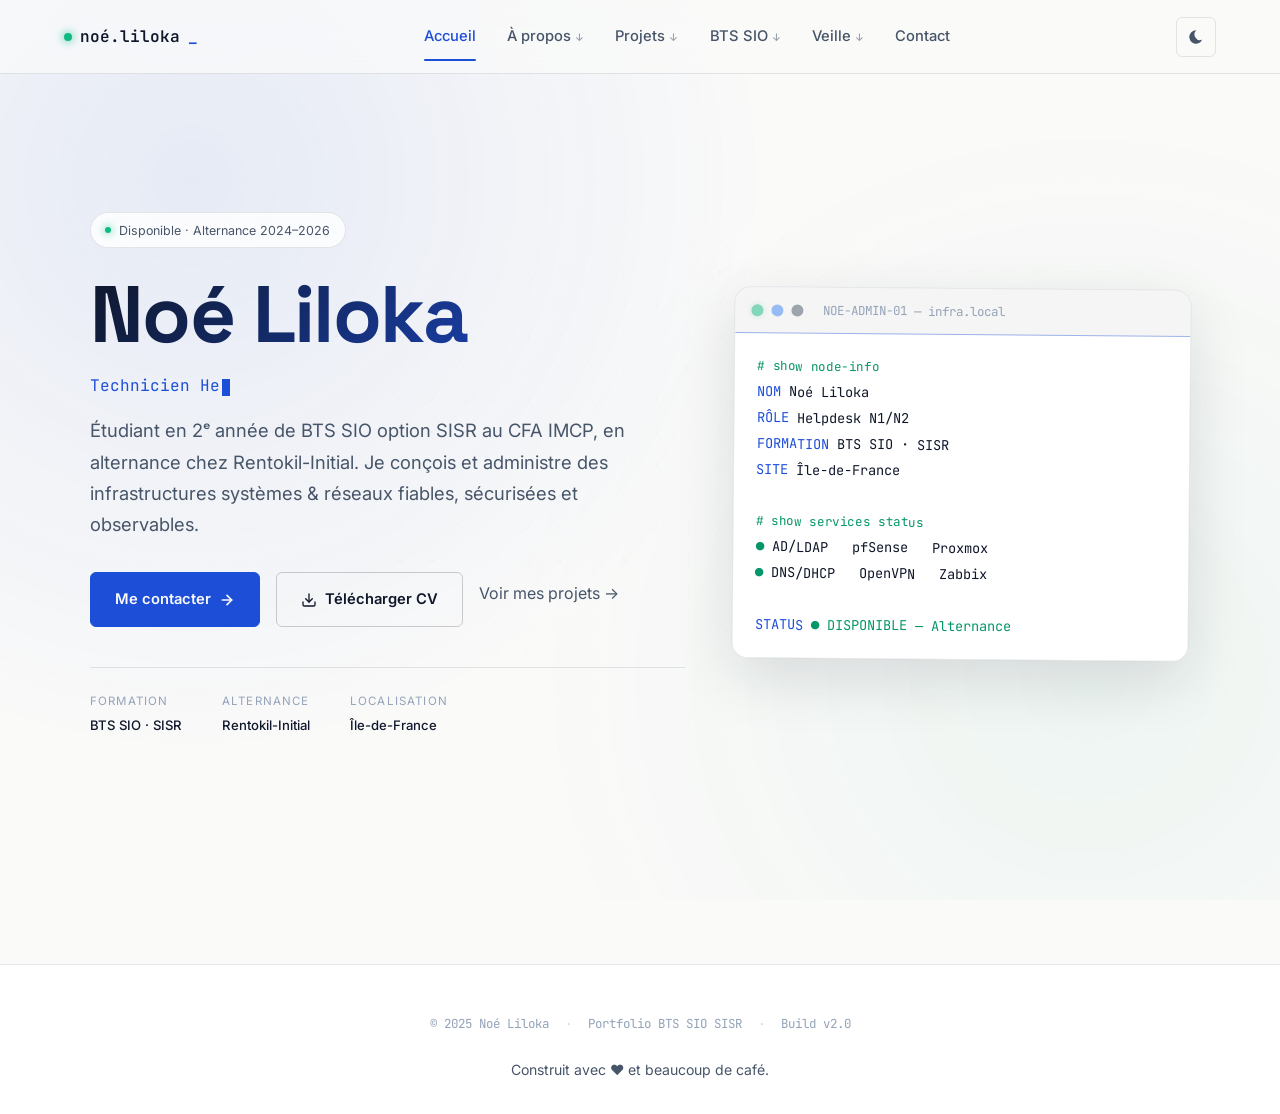
<file: index.html>
<!DOCTYPE html>
<html lang="fr">
<head>
    <meta charset="UTF-8">
    <meta name="viewport" content="width=device-width, initial-scale=1.0">
    <meta name="description" content="Portfolio de Noé Liloka, étudiant en BTS SIO option SISR. Alternance technicien helpdesk chez Rentokil-Initial.">
    <title>Noé Liloka — Portfolio BTS SIO SISR</title>
    <link rel="stylesheet" href="style.css">
</head>
<body>
    <a href="#main-content" class="skip-link">Aller au contenu principal</a>
    <div class="scroll-progress" aria-hidden="true"></div>

    <header>
        <nav>
            <div class="nav-container">
                <a href="index.html" class="nav-logo">noé.liloka<span style="color:var(--accent);">_</span></a>
                <ul>
                    <li><a href="index.html">Accueil</a></li>
                    <li class="dropdown">
                        <a href="apropos.html" class="dropbtn">À propos</a>
                        <div class="dropdown-content">
                            <a href="apropos.html#presentation">Présentation</a>
                            <a href="apropos.html#competences">Compétences</a>
                            <a href="apropos.html#parcours">Parcours</a>
                        </div>
                    </li>
                    <li class="dropdown">
                        <a href="projets.html" class="dropbtn">Projets</a>
                        <div class="dropdown-content">
                            <a href="projets.html#synthese">Tableau de synthèse</a>
                            <a href="projets.html#documentation">Documentations</a>
                        </div>
                    </li>
                    <li class="dropdown">
                        <a href="btssio.html" class="dropbtn">BTS SIO</a>
                        <div class="dropdown-content">
                            <a href="btssio.html#definition">C'est quoi ?</a>
                            <a href="btssio.html#options">Options (SISR)</a>
                            <a href="btssio.html#debouches">Débouchés</a>
                            <a href="btssio.html#monprojet">Mon projet post-BTS</a>
                        </div>
                    </li>
                    <li class="dropdown">
                        <a href="veille.html" class="dropbtn">Veille</a>
                        <div class="dropdown-content">
                            <a href="veille.html#intro">L'émulation</a>
                            <a href="veille.html#actu">Actu & juridique</a>
                            <a href="veille.html#sources">Sources</a>
                        </div>
                    </li>
                    <li><a href="contact.html">Contact</a></li>
                </ul>
                <div style="display:flex;gap:0.5rem;align-items:center;">
                    <button id="theme-toggle" class="theme-btn" aria-label="Changer de thème"></button>
                    <button id="menu-toggle" class="menu-toggle" aria-label="Ouvrir le menu" aria-expanded="false">
                        <span></span><span></span><span></span>
                    </button>
                </div>
            </div>
        </nav>
    </header>

    <main id="main-content">
        <section class="hero">
            <div class="hero-content">
                <div class="hero-text">
                    <span class="hero-status">Disponible · Alternance 2024–2026</span>
                    <h1>Noé Liloka</h1>
                    <div class="hero-role" data-typing='["Technicien Helpdesk N1/N2","Étudiant BTS SIO · SISR","Futur Admin Système & Réseau"]'>
                        <span class="typed-text"></span><span class="cursor"></span>
                    </div>
                    <p class="hero-description">
                        Étudiant en 2ᵉ année de BTS SIO option SISR au CFA IMCP, en alternance chez Rentokil-Initial.
                        Je conçois et administre des infrastructures systèmes &amp; réseaux fiables, sécurisées et observables.
                    </p>

                    <div class="hero-actions">
                        <a href="contact.html" class="btn">
                            Me contacter
                            <svg width="16" height="16" viewBox="0 0 24 24" fill="none" stroke="currentColor" stroke-width="2.5" stroke-linecap="round" stroke-linejoin="round"><line x1="5" y1="12" x2="19" y2="12"/><polyline points="12 5 19 12 12 19"/></svg>
                        </a>
                        <a href="https://drive.google.com/uc?export=download&id=1x3HDel_hjvMZVQMm6j3QHozGzE9R-lCF" class="btn btn-secondary">
                            <svg width="16" height="16" viewBox="0 0 24 24" fill="none" stroke="currentColor" stroke-width="2" stroke-linecap="round" stroke-linejoin="round"><path d="M21 15v4a2 2 0 0 1-2 2H5a2 2 0 0 1-2-2v-4"/><polyline points="7 10 12 15 17 10"/><line x1="12" y1="15" x2="12" y2="3"/></svg>
                            Télécharger CV
                        </a>
                        <a href="projets.html" class="btn-ghost">
                            Voir mes projets →
                        </a>
                    </div>

                    <div class="hero-meta">
                        <div class="hero-meta-item">
                            <span class="label">Formation</span>
                            <span class="value">BTS SIO · SISR</span>
                        </div>
                        <div class="hero-meta-item">
                            <span class="label">Alternance</span>
                            <span class="value">Rentokil-Initial</span>
                        </div>
                        <div class="hero-meta-item">
                            <span class="label">Localisation</span>
                            <span class="value">Île-de-France</span>
                        </div>
                    </div>
                </div>

                <aside class="hero-card" aria-label="Panneau de profil réseau">
                    <div class="hero-card-header">
                        <span class="dot"></span><span class="dot"></span><span class="dot"></span>
                        <span class="filename">NOE-ADMIN-01 — infra.local</span>
                    </div>
                    <div class="hero-card-body">
                        <span class="line"><span class="com"># show node-info</span></span>
                        <span class="line"><span class="key">NOM      </span><span class="val"> Noé Liloka</span></span>
                        <span class="line"><span class="key">RÔLE     </span><span class="val"> Helpdesk N1/N2</span></span>
                        <span class="line"><span class="key">FORMATION</span><span class="val"> BTS SIO · SISR</span></span>
                        <span class="line"><span class="key">SITE     </span><span class="val"> Île-de-France</span></span>
                        <span class="line">&nbsp;</span>
                        <span class="line"><span class="com"># show services status</span></span>
                        <span class="line"><span class="str">● </span><span class="val">AD/LDAP &nbsp; pfSense &nbsp; Proxmox</span></span>
                        <span class="line"><span class="str">● </span><span class="val">DNS/DHCP &nbsp; OpenVPN &nbsp; Zabbix</span></span>
                        <span class="line">&nbsp;</span>
                        <span class="line"><span class="key">STATUS   </span><span class="str"> ● DISPONIBLE — Alternance</span></span>
                    </div>
                </aside>
            </div>
        </section>
    </main>

    <footer>
        <div class="footer-content">
            <div class="footer-meta">
                <span>© 2025 Noé Liloka</span>
                <span class="sep">·</span>
                <span>Portfolio BTS SIO SISR</span>
                <span class="sep">·</span>
                <span>Build v2.0</span>
            </div>
            <p>Construit avec ❤️ et beaucoup de café.</p>
        </div>
    </footer>

    <script src="script.js"></script>
</body>
</html>
</file>
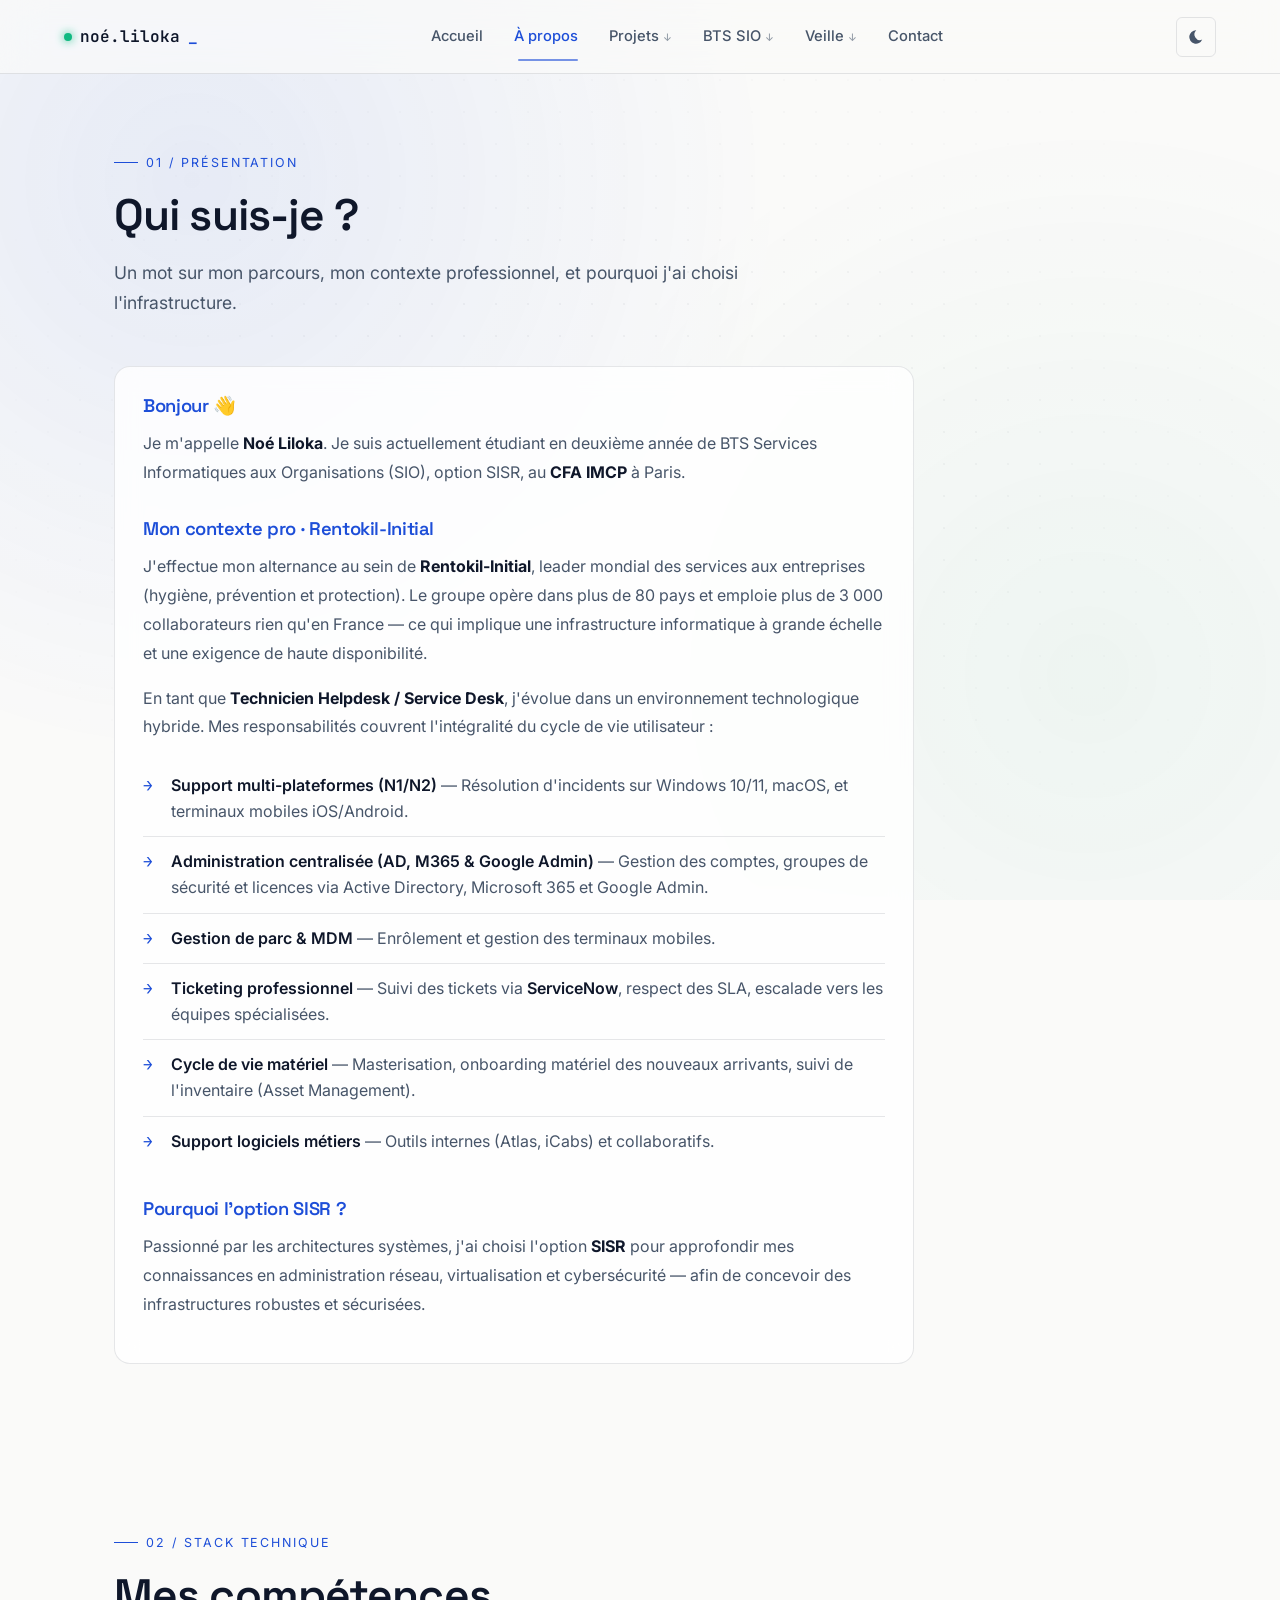
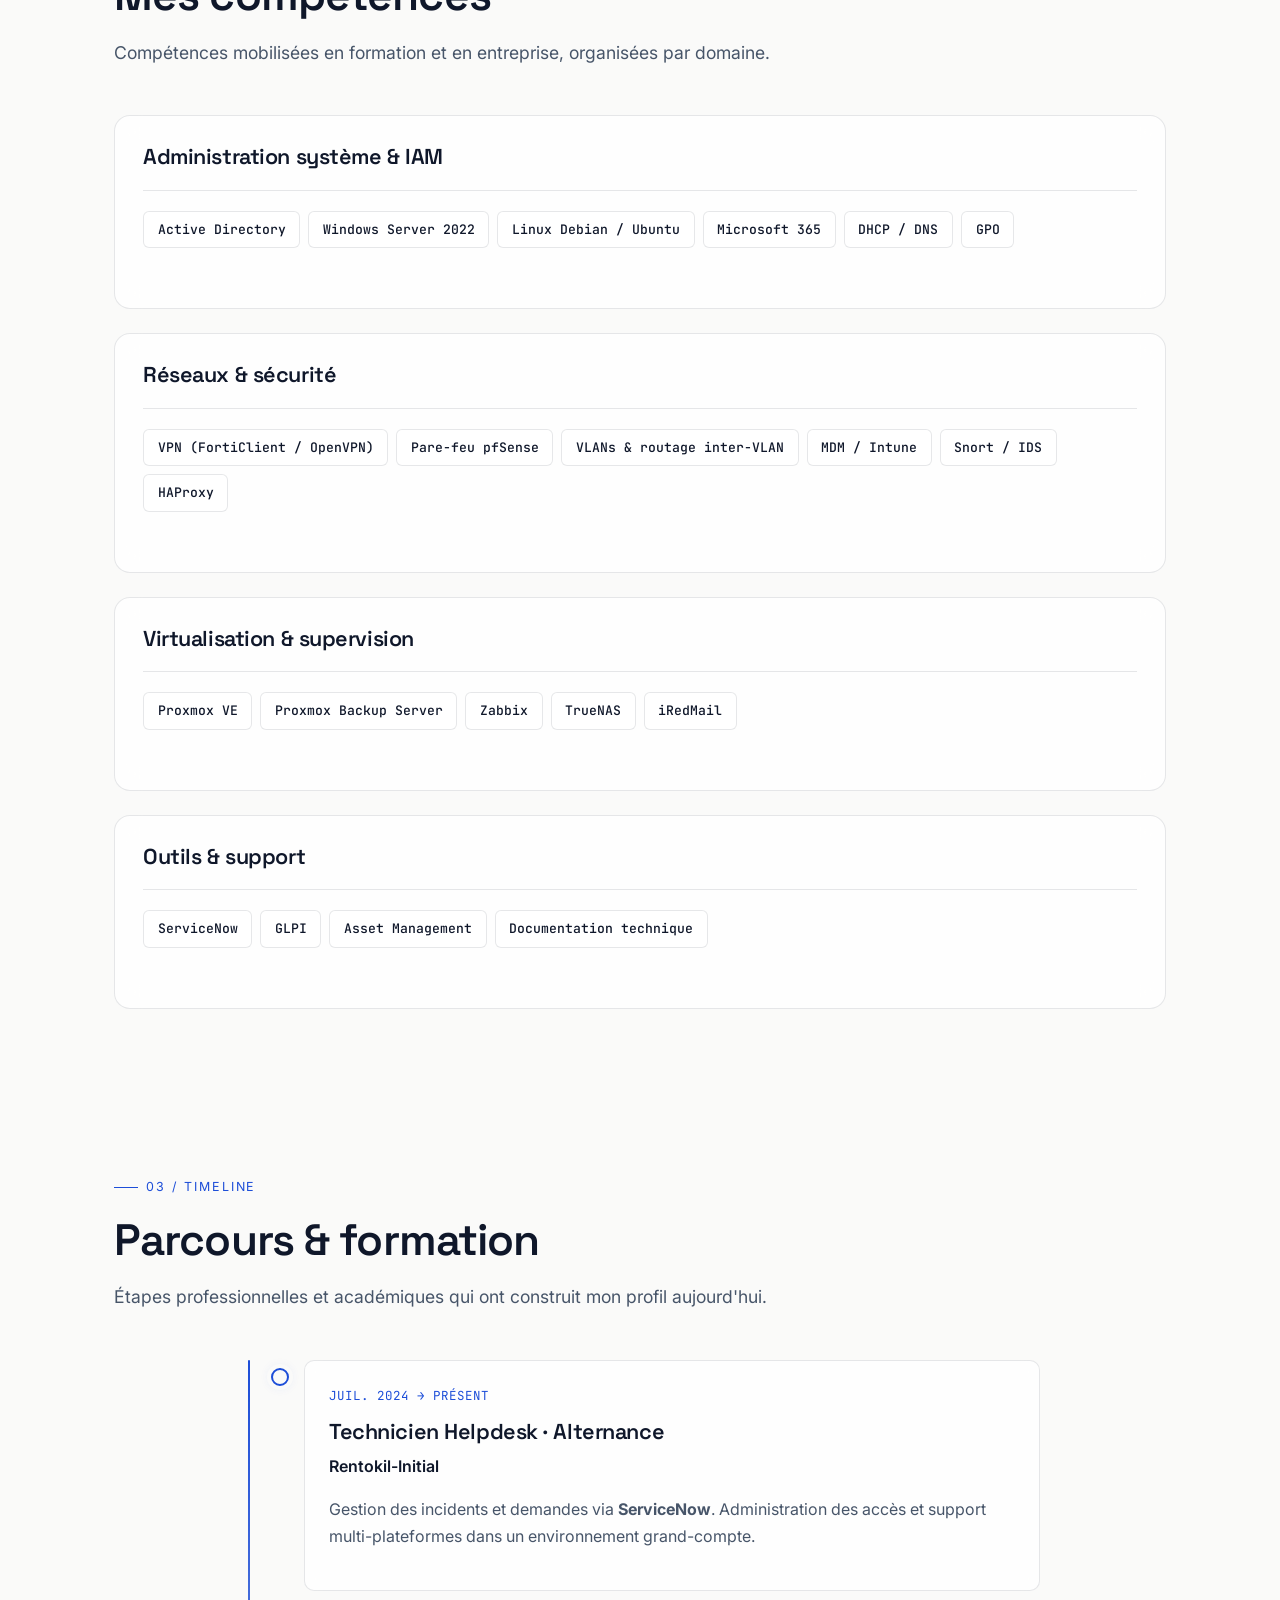
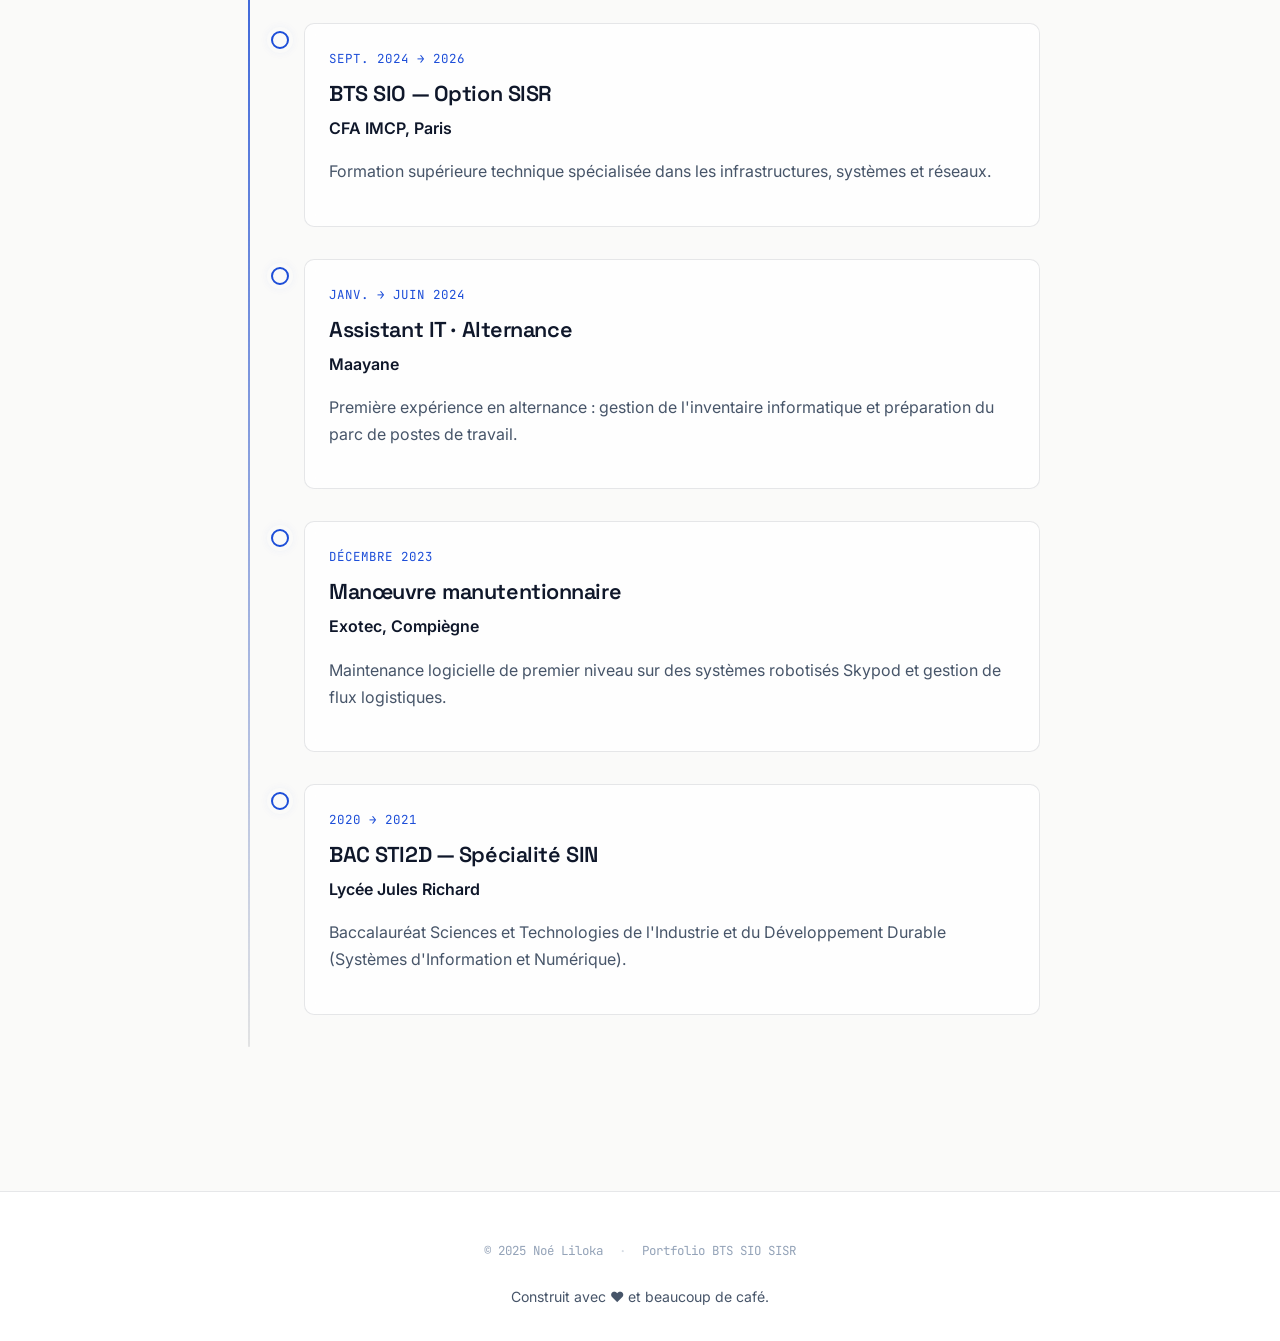
<file: apropos.html>
<!DOCTYPE html>
<html lang="fr">
<head>
    <meta charset="UTF-8">
    <meta name="viewport" content="width=device-width, initial-scale=1.0">
    <meta name="description" content="À propos de Noé Liloka — présentation, compétences techniques et parcours en infrastructures.">
    <title>À propos — Noé Liloka</title>
    <link rel="stylesheet" href="style.css">
</head>
<body>
    <a href="#main-content" class="skip-link">Aller au contenu principal</a>
    <div class="scroll-progress" aria-hidden="true"></div>

    <header>
        <nav>
            <div class="nav-container">
                <a href="index.html" class="nav-logo">noé.liloka<span style="color:var(--accent);">_</span></a>
                <ul>
                    <li><a href="index.html">Accueil</a></li>
                    <li class="dropdown">
                        <a href="apropos.html" class="dropbtn">À propos</a>
                        <div class="dropdown-content">
                            <a href="apropos.html#presentation">Présentation</a>
                            <a href="apropos.html#competences">Compétences</a>
                            <a href="apropos.html#parcours">Parcours</a>
                        </div>
                    </li>
                    <li class="dropdown">
                        <a href="projets.html" class="dropbtn">Projets</a>
                        <div class="dropdown-content">
                            <a href="projets.html#synthese">Tableau de synthèse</a>
                            <a href="projets.html#documentation">Documentations</a>
                        </div>
                    </li>
                    <li class="dropdown">
                        <a href="btssio.html" class="dropbtn">BTS SIO</a>
                        <div class="dropdown-content">
                            <a href="btssio.html#definition">C'est quoi ?</a>
                            <a href="btssio.html#options">Options (SISR)</a>
                            <a href="btssio.html#debouches">Débouchés</a>
                            <a href="btssio.html#monprojet">Mon projet post-BTS</a>
                        </div>
                    </li>
                    <li class="dropdown">
                        <a href="veille.html" class="dropbtn">Veille</a>
                        <div class="dropdown-content">
                            <a href="veille.html#intro">L'émulation</a>
                            <a href="veille.html#actu">Actu & juridique</a>
                            <a href="veille.html#sources">Sources</a>
                        </div>
                    </li>
                    <li><a href="contact.html">Contact</a></li>
                </ul>
                <div style="display:flex;gap:0.5rem;align-items:center;">
                    <button id="theme-toggle" class="theme-btn" aria-label="Changer de thème"></button>
                    <button id="menu-toggle" class="menu-toggle" aria-label="Ouvrir le menu" aria-expanded="false">
                        <span></span><span></span><span></span>
                    </button>
                </div>
            </div>
        </nav>
    </header>

    <main id="main-content">
        <section id="presentation" class="container reveal">
            <span class="section-eyebrow">01 / Présentation</span>
            <h2>Qui suis-je ?</h2>
            <p class="section-subtitle">Un mot sur mon parcours, mon contexte professionnel, et pourquoi j'ai choisi l'infrastructure.</p>

            <div class="card presentation-content">
                <h3>Bonjour 👋</h3>
                <p>
                    Je m'appelle <strong>Noé Liloka</strong>. Je suis actuellement étudiant en deuxième année de BTS Services Informatiques aux Organisations (SIO), option SISR, au <strong>CFA IMCP</strong> à Paris.
                </p>

                <h3>Mon contexte pro · Rentokil-Initial</h3>
                <p>
                    J'effectue mon alternance au sein de <strong>Rentokil-Initial</strong>, leader mondial des services aux entreprises (hygiène, prévention et protection). Le groupe opère dans plus de 80 pays et emploie plus de 3 000 collaborateurs rien qu'en France — ce qui implique une infrastructure informatique à grande échelle et une exigence de haute disponibilité.
                </p>
                <p>
                    En tant que <strong>Technicien Helpdesk / Service Desk</strong>, j'évolue dans un environnement technologique hybride. Mes responsabilités couvrent l'intégralité du cycle de vie utilisateur :
                </p>

                <ul class="missions-list">
                    <li><strong>Support multi-plateformes (N1/N2)</strong> — Résolution d'incidents sur Windows 10/11, macOS, et terminaux mobiles iOS/Android.</li>
                    <li><strong>Administration centralisée (AD, M365 &amp; Google Admin)</strong> — Gestion des comptes, groupes de sécurité et licences via Active Directory, Microsoft 365 et Google Admin.</li>
                    <li><strong>Gestion de parc &amp; MDM</strong> — Enrôlement et gestion des terminaux mobiles.</li>
                    <li><strong>Ticketing professionnel</strong> — Suivi des tickets via <strong>ServiceNow</strong>, respect des SLA, escalade vers les équipes spécialisées.</li>
                    <li><strong>Cycle de vie matériel</strong> — Masterisation, onboarding matériel des nouveaux arrivants, suivi de l'inventaire (Asset Management).</li>
                    <li><strong>Support logiciels métiers</strong> — Outils internes (Atlas, iCabs) et collaboratifs.</li>
                </ul>

                <h3>Pourquoi l'option SISR ?</h3>
                <p>
                    Passionné par les architectures systèmes, j'ai choisi l'option <strong>SISR</strong> pour approfondir mes connaissances en administration réseau, virtualisation et cybersécurité — afin de concevoir des infrastructures robustes et sécurisées.
                </p>
            </div>
        </section>

        <section id="competences" class="container reveal">
            <span class="section-eyebrow">02 / Stack technique</span>
            <h2>Mes compétences</h2>
            <p class="section-subtitle">Compétences mobilisées en formation et en entreprise, organisées par domaine.</p>

            <div class="bts-grid" style="grid-template-columns: 1fr;">
                <div class="card">
                    <h3>Administration système &amp; IAM</h3>
                    <div class="card-divider"></div>
                    <div class="skills-grid">
                        <span class="skill-tag">Active Directory</span>
                        <span class="skill-tag">Windows Server 2022</span>
                        <span class="skill-tag">Linux Debian / Ubuntu</span>
                        <span class="skill-tag">Microsoft 365</span>
                        <span class="skill-tag">DHCP / DNS</span>
                        <span class="skill-tag">GPO</span>
                    </div>
                </div>

                <div class="card">
                    <h3>Réseaux &amp; sécurité</h3>
                    <div class="card-divider"></div>
                    <div class="skills-grid">
                        <span class="skill-tag">VPN (FortiClient / OpenVPN)</span>
                        <span class="skill-tag">Pare-feu pfSense</span>
                        <span class="skill-tag">VLANs &amp; routage inter-VLAN</span>
                        <span class="skill-tag">MDM / Intune</span>
                        <span class="skill-tag">Snort / IDS</span>
                        <span class="skill-tag">HAProxy</span>
                    </div>
                </div>

                <div class="card">
                    <h3>Virtualisation &amp; supervision</h3>
                    <div class="card-divider"></div>
                    <div class="skills-grid">
                        <span class="skill-tag">Proxmox VE</span>
                        <span class="skill-tag">Proxmox Backup Server</span>
                        <span class="skill-tag">Zabbix</span>
                        <span class="skill-tag">TrueNAS</span>
                        <span class="skill-tag">iRedMail</span>
                    </div>
                </div>

                <div class="card">
                    <h3>Outils &amp; support</h3>
                    <div class="card-divider"></div>
                    <div class="skills-grid">
                        <span class="skill-tag">ServiceNow</span>
                        <span class="skill-tag">GLPI</span>
                        <span class="skill-tag">Asset Management</span>
                        <span class="skill-tag">Documentation technique</span>
                    </div>
                </div>
            </div>
        </section>

        <section id="parcours" class="container reveal">
            <span class="section-eyebrow">03 / Timeline</span>
            <h2>Parcours &amp; formation</h2>
            <p class="section-subtitle">Étapes professionnelles et académiques qui ont construit mon profil aujourd'hui.</p>

            <div class="timeline">
                <div class="timeline-item">
                    <div class="timeline-content">
                        <span class="timeline-date">Juil. 2024 → présent</span>
                        <h3>Technicien Helpdesk · Alternance</h3>
                        <p class="timeline-company">Rentokil-Initial</p>
                        <p>Gestion des incidents et demandes via <strong>ServiceNow</strong>. Administration des accès et support multi-plateformes dans un environnement grand-compte.</p>
                    </div>
                </div>

                <div class="timeline-item">
                    <div class="timeline-content">
                        <span class="timeline-date">Sept. 2024 → 2026</span>
                        <h3>BTS SIO — Option SISR</h3>
                        <p class="timeline-company">CFA IMCP, Paris</p>
                        <p>Formation supérieure technique spécialisée dans les infrastructures, systèmes et réseaux.</p>
                    </div>
                </div>

                <div class="timeline-item">
                    <div class="timeline-content">
                        <span class="timeline-date">Janv. → Juin 2024</span>
                        <h3>Assistant IT · Alternance</h3>
                        <p class="timeline-company">Maayane</p>
                        <p>Première expérience en alternance : gestion de l'inventaire informatique et préparation du parc de postes de travail.</p>
                    </div>
                </div>

                <div class="timeline-item">
                    <div class="timeline-content">
                        <span class="timeline-date">Décembre 2023</span>
                        <h3>Manœuvre manutentionnaire</h3>
                        <p class="timeline-company">Exotec, Compiègne</p>
                        <p>Maintenance logicielle de premier niveau sur des systèmes robotisés Skypod et gestion de flux logistiques.</p>
                    </div>
                </div>

                <div class="timeline-item">
                    <div class="timeline-content">
                        <span class="timeline-date">2020 → 2021</span>
                        <h3>BAC STI2D — Spécialité SIN</h3>
                        <p class="timeline-company">Lycée Jules Richard</p>
                        <p>Baccalauréat Sciences et Technologies de l'Industrie et du Développement Durable (Systèmes d'Information et Numérique).</p>
                    </div>
                </div>
            </div>
        </section>
    </main>

    <footer>
        <div class="footer-content">
            <div class="footer-meta">
                <span>© 2025 Noé Liloka</span>
                <span class="sep">·</span>
                <span>Portfolio BTS SIO SISR</span>
            </div>
            <p>Construit avec ❤️ et beaucoup de café.</p>
        </div>
    </footer>

    <script src="script.js"></script>
</body>
</html>
</file>
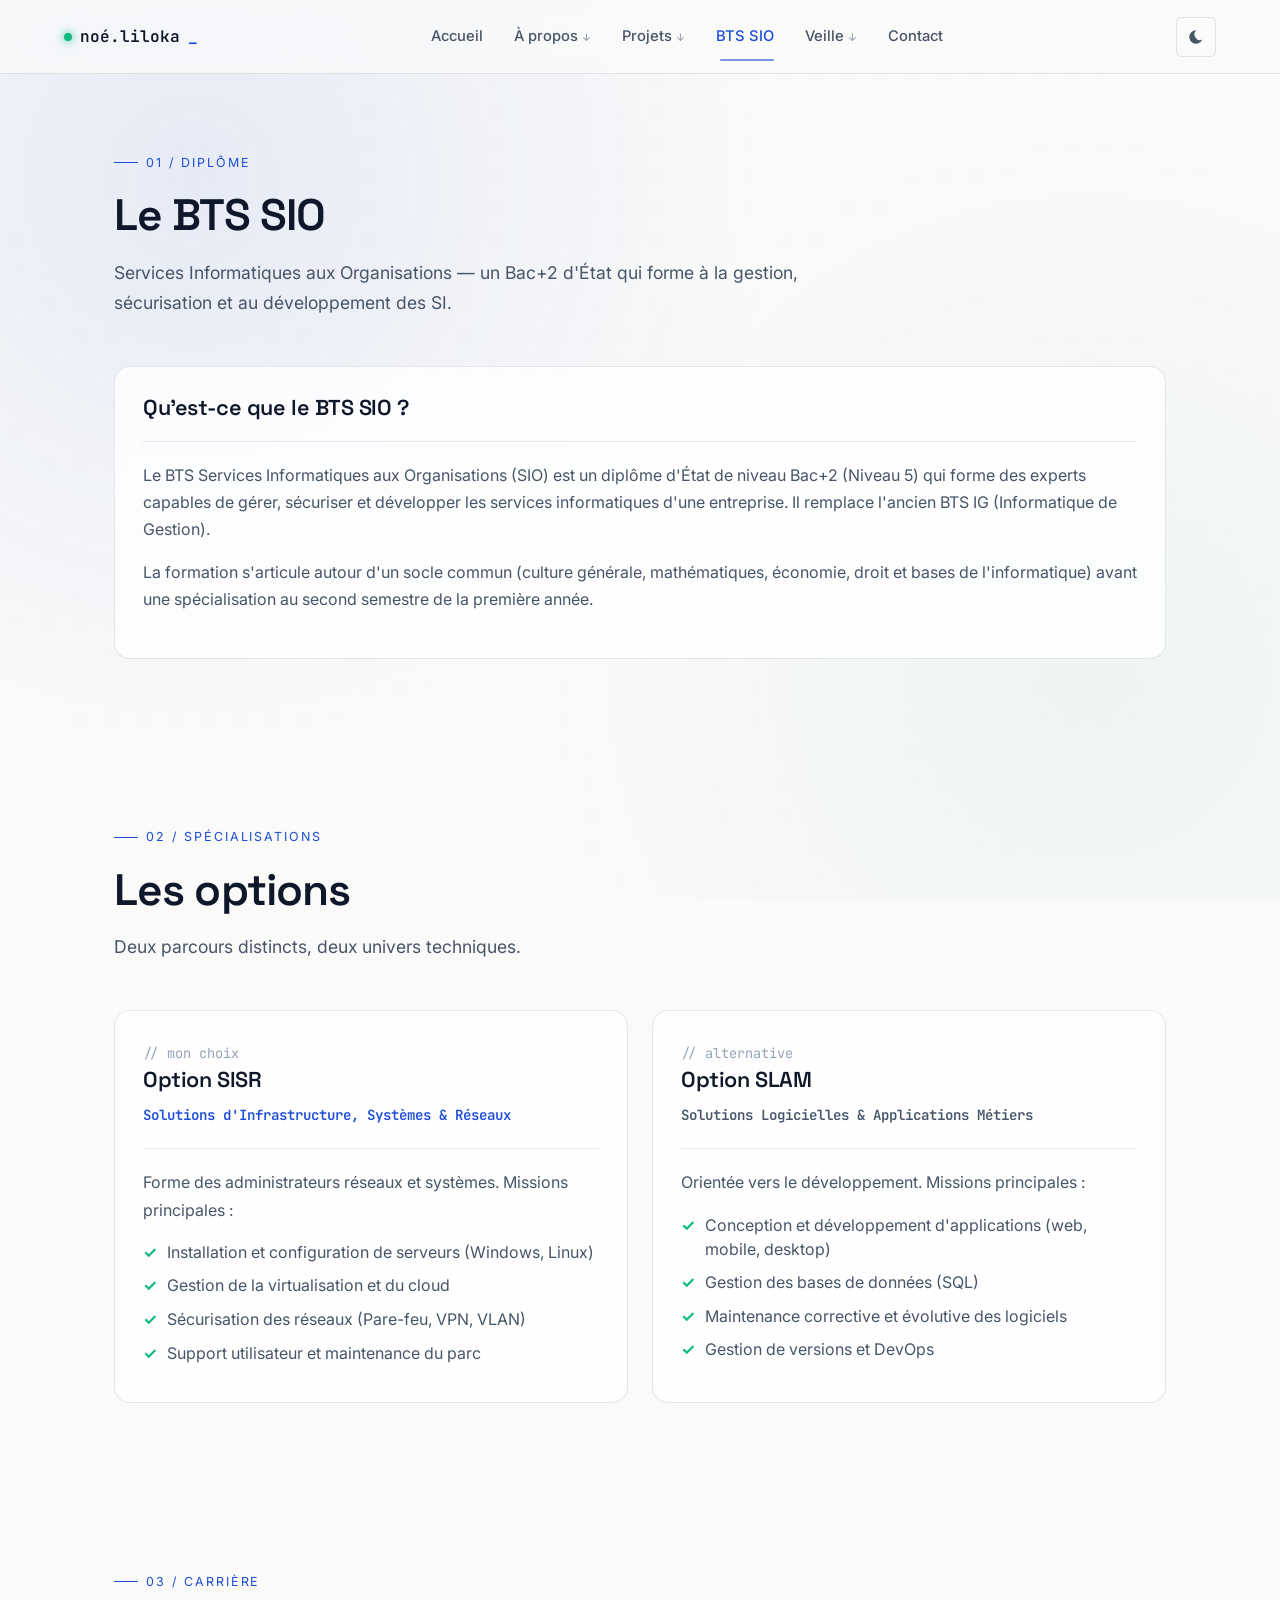
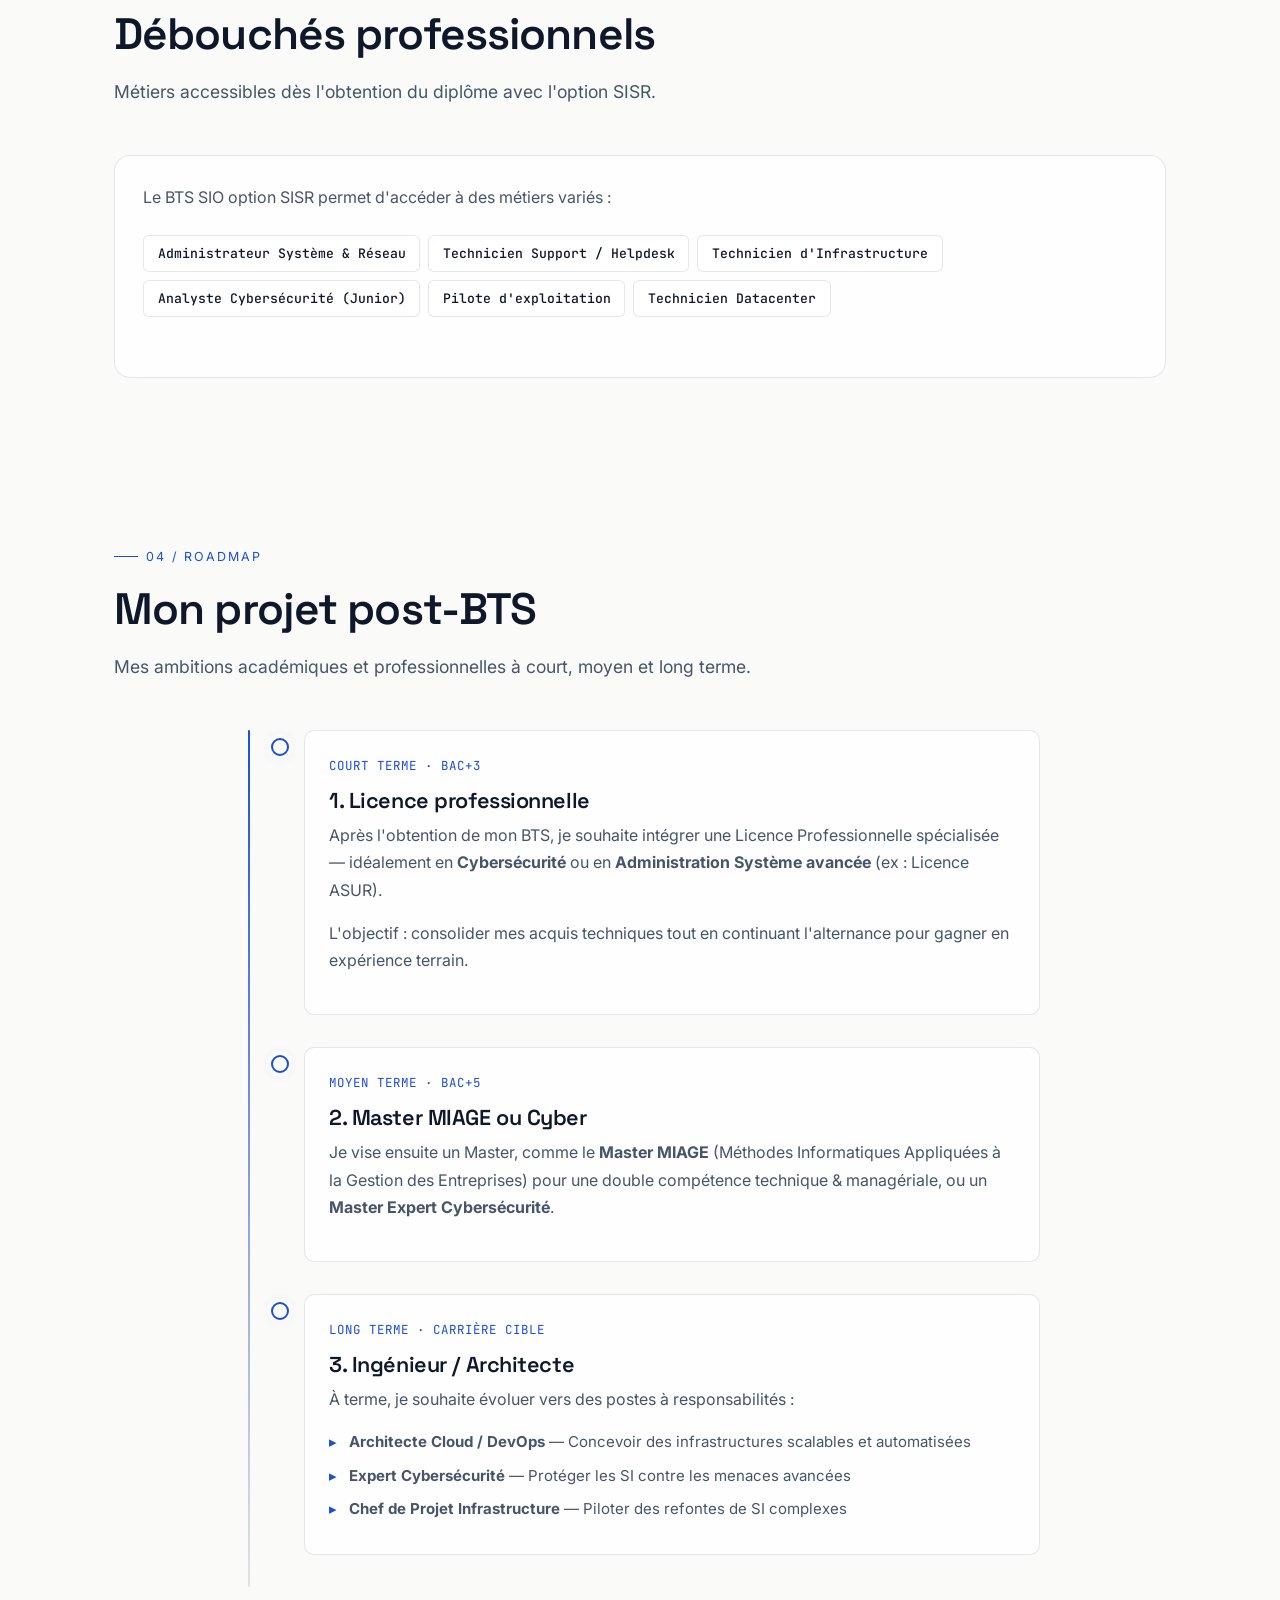
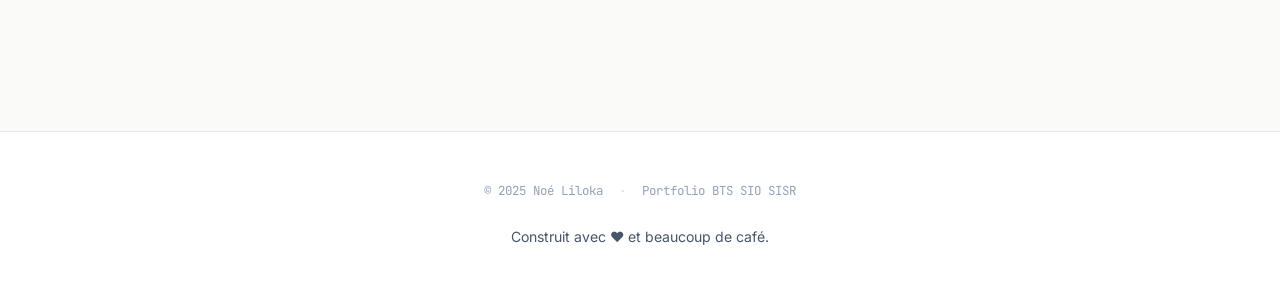
<file: btssio.html>
<!DOCTYPE html>
<html lang="fr">
<head>
    <meta charset="UTF-8">
    <meta name="viewport" content="width=device-width, initial-scale=1.0">
    <meta name="description" content="Le BTS SIO option SISR : présentation, options, débouchés et projet post-BTS de Noé Liloka.">
    <title>BTS SIO — Noé Liloka</title>
    <link rel="stylesheet" href="style.css">
</head>
<body>
    <a href="#main-content" class="skip-link">Aller au contenu principal</a>
    <div class="scroll-progress" aria-hidden="true"></div>

    <header>
        <nav>
            <div class="nav-container">
                <a href="index.html" class="nav-logo">noé.liloka<span style="color:var(--accent);">_</span></a>
                <ul>
                    <li><a href="index.html">Accueil</a></li>
                    <li class="dropdown">
                        <a href="apropos.html" class="dropbtn">À propos</a>
                        <div class="dropdown-content">
                            <a href="apropos.html#presentation">Présentation</a>
                            <a href="apropos.html#competences">Compétences</a>
                            <a href="apropos.html#parcours">Parcours</a>
                        </div>
                    </li>
                    <li class="dropdown">
                        <a href="projets.html" class="dropbtn">Projets</a>
                        <div class="dropdown-content">
                            <a href="projets.html#synthese">Tableau de synthèse</a>
                            <a href="projets.html#documentation">Documentations</a>
                        </div>
                    </li>
                    <li class="dropdown">
                        <a href="btssio.html" class="dropbtn">BTS SIO</a>
                        <div class="dropdown-content">
                            <a href="btssio.html#definition">C'est quoi ?</a>
                            <a href="btssio.html#options">Options (SISR)</a>
                            <a href="btssio.html#debouches">Débouchés</a>
                            <a href="btssio.html#monprojet">Mon projet post-BTS</a>
                        </div>
                    </li>
                    <li class="dropdown">
                        <a href="veille.html" class="dropbtn">Veille</a>
                        <div class="dropdown-content">
                            <a href="veille.html#intro">L'émulation</a>
                            <a href="veille.html#actu">Actu & juridique</a>
                            <a href="veille.html#sources">Sources</a>
                        </div>
                    </li>
                    <li><a href="contact.html">Contact</a></li>
                </ul>
                <div style="display:flex;gap:0.5rem;align-items:center;">
                    <button id="theme-toggle" class="theme-btn" aria-label="Changer de thème"></button>
                    <button id="menu-toggle" class="menu-toggle" aria-label="Ouvrir le menu" aria-expanded="false">
                        <span></span><span></span><span></span>
                    </button>
                </div>
            </div>
        </nav>
    </header>

    <main id="main-content">
        <section id="definition" class="container reveal">
            <span class="section-eyebrow">01 / Diplôme</span>
            <h2>Le BTS SIO</h2>
            <p class="section-subtitle">Services Informatiques aux Organisations — un Bac+2 d'État qui forme à la gestion, sécurisation et au développement des SI.</p>

            <div class="card full-width-card">
                <h3>Qu'est-ce que le BTS SIO ?</h3>
                <div class="card-divider"></div>
                <p>
                    Le BTS Services Informatiques aux Organisations (SIO) est un diplôme d'État de niveau Bac+2 (Niveau 5) qui forme des experts capables de gérer, sécuriser et développer les services informatiques d'une entreprise. Il remplace l'ancien BTS IG (Informatique de Gestion).
                </p>
                <p>
                    La formation s'articule autour d'un socle commun (culture générale, mathématiques, économie, droit et bases de l'informatique) avant une spécialisation au second semestre de la première année.
                </p>
            </div>
        </section>

        <section id="options" class="container reveal">
            <span class="section-eyebrow">02 / Spécialisations</span>
            <h2>Les options</h2>
            <p class="section-subtitle">Deux parcours distincts, deux univers techniques.</p>

            <div class="bts-grid">
                <div class="bts-card">
                    <span class="bts-meta">// mon choix</span>
                    <h3>Option SISR</h3>
                    <span class="highlight-sisr">Solutions d'Infrastructure, Systèmes &amp; Réseaux</span>
                    <div class="card-divider"></div>
                    <p>Forme des administrateurs réseaux et systèmes. Missions principales :</p>
                    <ul>
                        <li>Installation et configuration de serveurs (Windows, Linux)</li>
                        <li>Gestion de la virtualisation et du cloud</li>
                        <li>Sécurisation des réseaux (Pare-feu, VPN, VLAN)</li>
                        <li>Support utilisateur et maintenance du parc</li>
                    </ul>
                </div>

                <div class="bts-card">
                    <span class="bts-meta">// alternative</span>
                    <h3>Option SLAM</h3>
                    <span class="highlight-sisr" style="color: var(--text-secondary);">Solutions Logicielles &amp; Applications Métiers</span>
                    <div class="card-divider"></div>
                    <p>Orientée vers le développement. Missions principales :</p>
                    <ul>
                        <li>Conception et développement d'applications (web, mobile, desktop)</li>
                        <li>Gestion des bases de données (SQL)</li>
                        <li>Maintenance corrective et évolutive des logiciels</li>
                        <li>Gestion de versions et DevOps</li>
                    </ul>
                </div>
            </div>
        </section>

        <section id="debouches" class="container reveal">
            <span class="section-eyebrow">03 / Carrière</span>
            <h2>Débouchés professionnels</h2>
            <p class="section-subtitle">Métiers accessibles dès l'obtention du diplôme avec l'option SISR.</p>

            <div class="card full-width-card">
                <p style="margin-bottom: 1.5rem;">Le BTS SIO option SISR permet d'accéder à des métiers variés :</p>
                <div class="skills-grid">
                    <span class="skill-tag">Administrateur Système &amp; Réseau</span>
                    <span class="skill-tag">Technicien Support / Helpdesk</span>
                    <span class="skill-tag">Technicien d'Infrastructure</span>
                    <span class="skill-tag">Analyste Cybersécurité (Junior)</span>
                    <span class="skill-tag">Pilote d'exploitation</span>
                    <span class="skill-tag">Technicien Datacenter</span>
                </div>
            </div>
        </section>

        <section id="monprojet" class="container reveal">
            <span class="section-eyebrow">04 / Roadmap</span>
            <h2>Mon projet post-BTS</h2>
            <p class="section-subtitle">Mes ambitions académiques et professionnelles à court, moyen et long terme.</p>

            <div class="timeline">
                <div class="timeline-item">
                    <div class="timeline-content">
                        <span class="timeline-date">Court terme · Bac+3</span>
                        <h3>1. Licence professionnelle</h3>
                        <p>
                            Après l'obtention de mon BTS, je souhaite intégrer une Licence Professionnelle spécialisée — idéalement en <strong>Cybersécurité</strong> ou en <strong>Administration Système avancée</strong> (ex : Licence ASUR).
                        </p>
                        <p>
                            L'objectif : consolider mes acquis techniques tout en continuant l'alternance pour gagner en expérience terrain.
                        </p>
                    </div>
                </div>

                <div class="timeline-item">
                    <div class="timeline-content">
                        <span class="timeline-date">Moyen terme · Bac+5</span>
                        <h3>2. Master MIAGE ou Cyber</h3>
                        <p>
                            Je vise ensuite un Master, comme le <strong>Master MIAGE</strong> (Méthodes Informatiques Appliquées à la Gestion des Entreprises) pour une double compétence technique &amp; managériale, ou un <strong>Master Expert Cybersécurité</strong>.
                        </p>
                    </div>
                </div>

                <div class="timeline-item">
                    <div class="timeline-content">
                        <span class="timeline-date">Long terme · Carrière cible</span>
                        <h3>3. Ingénieur / Architecte</h3>
                        <p>
                            À terme, je souhaite évoluer vers des postes à responsabilités :
                        </p>
                        <ul>
                            <li><strong>Architecte Cloud / DevOps</strong> — Concevoir des infrastructures scalables et automatisées</li>
                            <li><strong>Expert Cybersécurité</strong> — Protéger les SI contre les menaces avancées</li>
                            <li><strong>Chef de Projet Infrastructure</strong> — Piloter des refontes de SI complexes</li>
                        </ul>
                    </div>
                </div>
            </div>
        </section>
    </main>

    <footer>
        <div class="footer-content">
            <div class="footer-meta">
                <span>© 2025 Noé Liloka</span>
                <span class="sep">·</span>
                <span>Portfolio BTS SIO SISR</span>
            </div>
            <p>Construit avec ❤️ et beaucoup de café.</p>
        </div>
    </footer>

    <script src="script.js"></script>
</body>
</html>
</file>
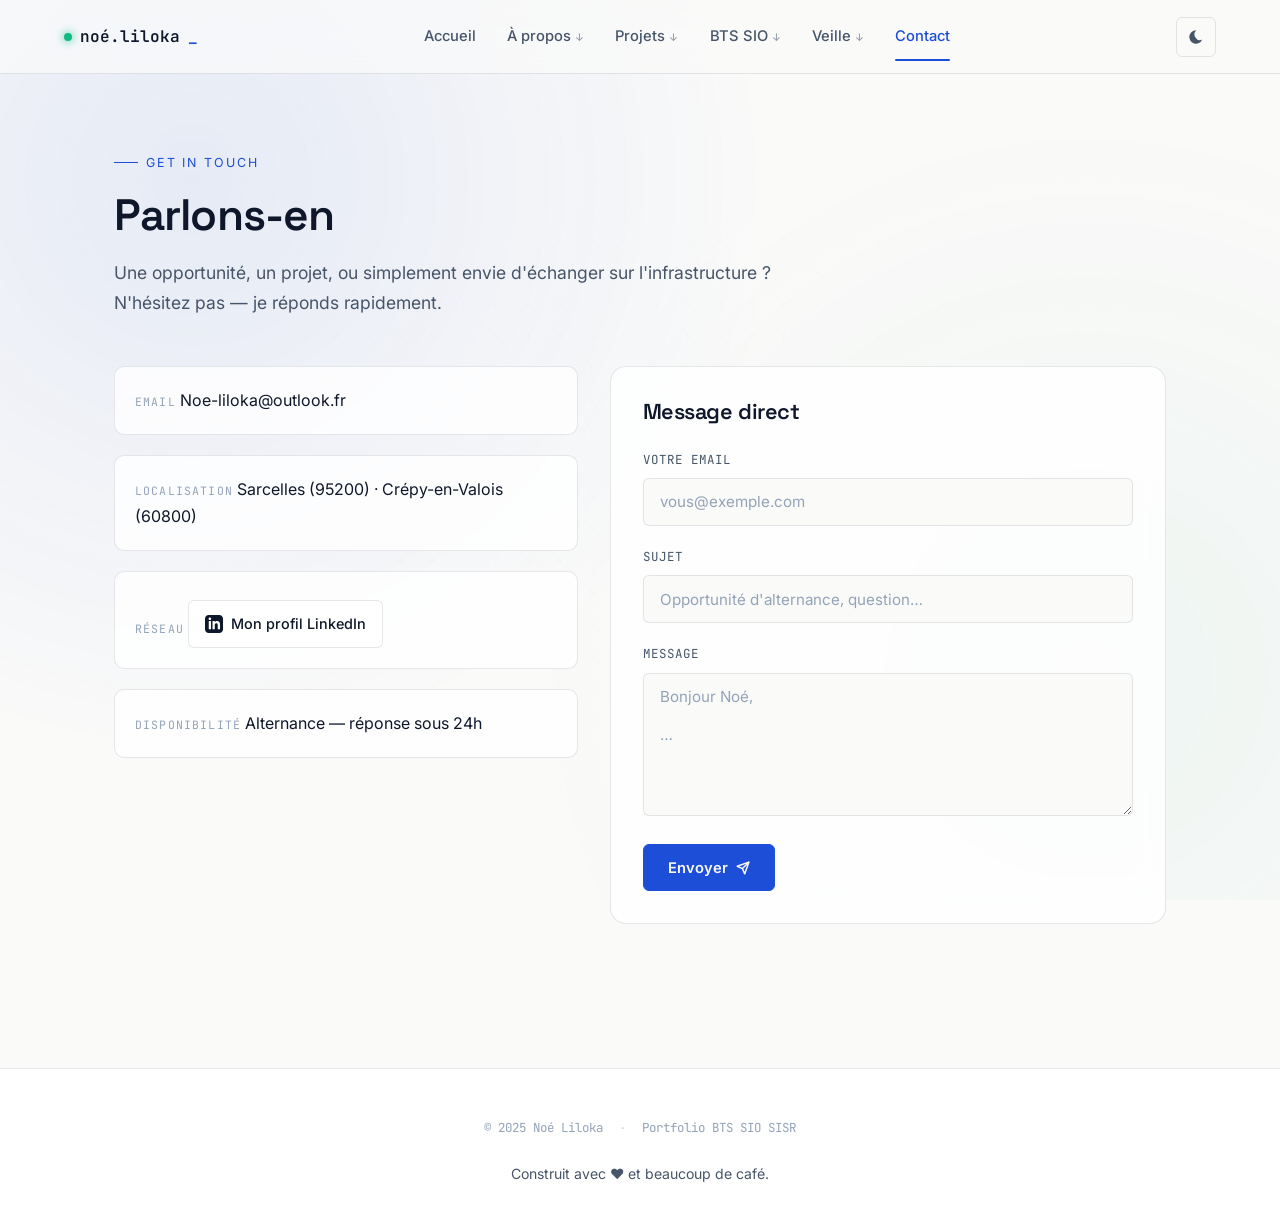
<file: contact.html>
<!DOCTYPE html>
<html lang="fr">
<head>
    <meta charset="UTF-8">
    <meta name="viewport" content="width=device-width, initial-scale=1.0">
    <meta name="description" content="Contactez Noé Liloka — étudiant en BTS SIO SISR, technicien helpdesk en alternance.">
    <title>Contact — Noé Liloka</title>
    <link rel="stylesheet" href="style.css">
</head>
<body>
    <a href="#main-content" class="skip-link">Aller au contenu principal</a>
    <div class="scroll-progress" aria-hidden="true"></div>

    <header>
        <nav>
            <div class="nav-container">
                <a href="index.html" class="nav-logo">noé.liloka<span style="color:var(--accent);">_</span></a>
                <ul>
                    <li><a href="index.html">Accueil</a></li>
                    <li class="dropdown">
                        <a href="apropos.html" class="dropbtn">À propos</a>
                        <div class="dropdown-content">
                            <a href="apropos.html#presentation">Présentation</a>
                            <a href="apropos.html#competences">Compétences</a>
                            <a href="apropos.html#parcours">Parcours</a>
                        </div>
                    </li>
                    <li class="dropdown">
                        <a href="projets.html" class="dropbtn">Projets</a>
                        <div class="dropdown-content">
                            <a href="projets.html#synthese">Tableau de synthèse</a>
                            <a href="projets.html#documentation">Documentations</a>
                        </div>
                    </li>
                    <li class="dropdown">
                        <a href="btssio.html" class="dropbtn">BTS SIO</a>
                        <div class="dropdown-content">
                            <a href="btssio.html#definition">C'est quoi ?</a>
                            <a href="btssio.html#options">Options (SISR)</a>
                            <a href="btssio.html#debouches">Débouchés</a>
                            <a href="btssio.html#monprojet">Mon projet post-BTS</a>
                        </div>
                    </li>
                    <li class="dropdown">
                        <a href="veille.html" class="dropbtn">Veille</a>
                        <div class="dropdown-content">
                            <a href="veille.html#intro">L'émulation</a>
                            <a href="veille.html#actu">Actu & juridique</a>
                            <a href="veille.html#sources">Sources</a>
                        </div>
                    </li>
                    <li><a href="contact.html">Contact</a></li>
                </ul>
                <div style="display:flex;gap:0.5rem;align-items:center;">
                    <button id="theme-toggle" class="theme-btn" aria-label="Changer de thème"></button>
                    <button id="menu-toggle" class="menu-toggle" aria-label="Ouvrir le menu" aria-expanded="false">
                        <span></span><span></span><span></span>
                    </button>
                </div>
            </div>
        </nav>
    </header>

    <main id="main-content">
        <section id="contact" class="container reveal">
            <span class="section-eyebrow">Get in touch</span>
            <h2>Parlons-en</h2>
            <p class="section-subtitle">Une opportunité, un projet, ou simplement envie d'échanger sur l'infrastructure ? N'hésitez pas — je réponds rapidement.</p>

            <div class="contact-grid">
                <div class="contact-info">
                    <div class="contact-info-block">
                        <span class="label">Email</span>
                        <span class="value"><a href="mailto:Noe-liloka@outlook.fr">Noe-liloka@outlook.fr</a></span>
                    </div>

                    <div class="contact-info-block">
                        <span class="label">Localisation</span>
                        <span class="value">Sarcelles (95200) · Crépy-en-Valois (60800)</span>
                    </div>

                    <div class="contact-info-block">
                        <span class="label">Réseau</span>
                        <a href="https://www.linkedin.com/in/votre-profil-linkedin" target="_blank" rel="noopener" class="linkedin-link" style="margin-top: 0.5rem;">
                            <svg xmlns="http://www.w3.org/2000/svg" viewBox="0 0 24 24" width="18" height="18" fill="currentColor"><path d="M19 0h-14c-2.761 0-5 2.239-5 5v14c0 2.761 2.239 5 5 5h14c2.762 0 5-2.239 5-5v-14c0-2.761-2.238-5-5-5zm-11 19h-3v-11h3v11zm-1.5-12.268c-.966 0-1.75-.783-1.75-1.75s.784-1.75 1.75-1.75 1.75.783 1.75 1.75-.784 1.75-1.75 1.75zm13.5 12.268h-3v-5.604c0-3.368-4-3.113-4 0v5.604h-3v-11h3v1.765c1.396-2.586 7-2.777 7 2.476v6.759z"/></svg>
                            Mon profil LinkedIn
                        </a>
                    </div>

                    <div class="contact-info-block">
                        <span class="label">Disponibilité</span>
                        <span class="value">Alternance — réponse sous 24h</span>
                    </div>
                </div>

                <div class="contact-form-container">
                    <h3 style="margin-bottom: 1.5rem;">Message direct</h3>

                    <form id="contact-form" action="https://formspree.io/f/XXXXXX" method="POST">
                        <div class="form-group">
                            <label for="email">Votre email</label>
                            <input type="email" id="email" name="_replyto" placeholder="vous@exemple.com" required>
                        </div>
                        <div class="form-group">
                            <label for="subject">Sujet</label>
                            <input type="text" id="subject" name="subject" placeholder="Opportunité d'alternance, question…" required>
                        </div>
                        <div class="form-group">
                            <label for="message">Message</label>
                            <textarea id="message" name="message" rows="6" placeholder="Bonjour Noé,&#10;&#10;…" required></textarea>
                        </div>
                        <button type="submit" class="btn">
                            Envoyer
                            <svg width="14" height="14" viewBox="0 0 24 24" fill="none" stroke="currentColor" stroke-width="2.5" stroke-linecap="round" stroke-linejoin="round"><line x1="22" y1="2" x2="11" y2="13"/><polygon points="22 2 15 22 11 13 2 9 22 2"/></svg>
                        </button>
                    </form>
                </div>
            </div>
        </section>
    </main>

    <footer>
        <div class="footer-content">
            <div class="footer-meta">
                <span>© 2025 Noé Liloka</span>
                <span class="sep">·</span>
                <span>Portfolio BTS SIO SISR</span>
            </div>
            <p>Construit avec ❤️ et beaucoup de café.</p>
        </div>
    </footer>

    <script src="script.js"></script>
</body>
</html>
</file>
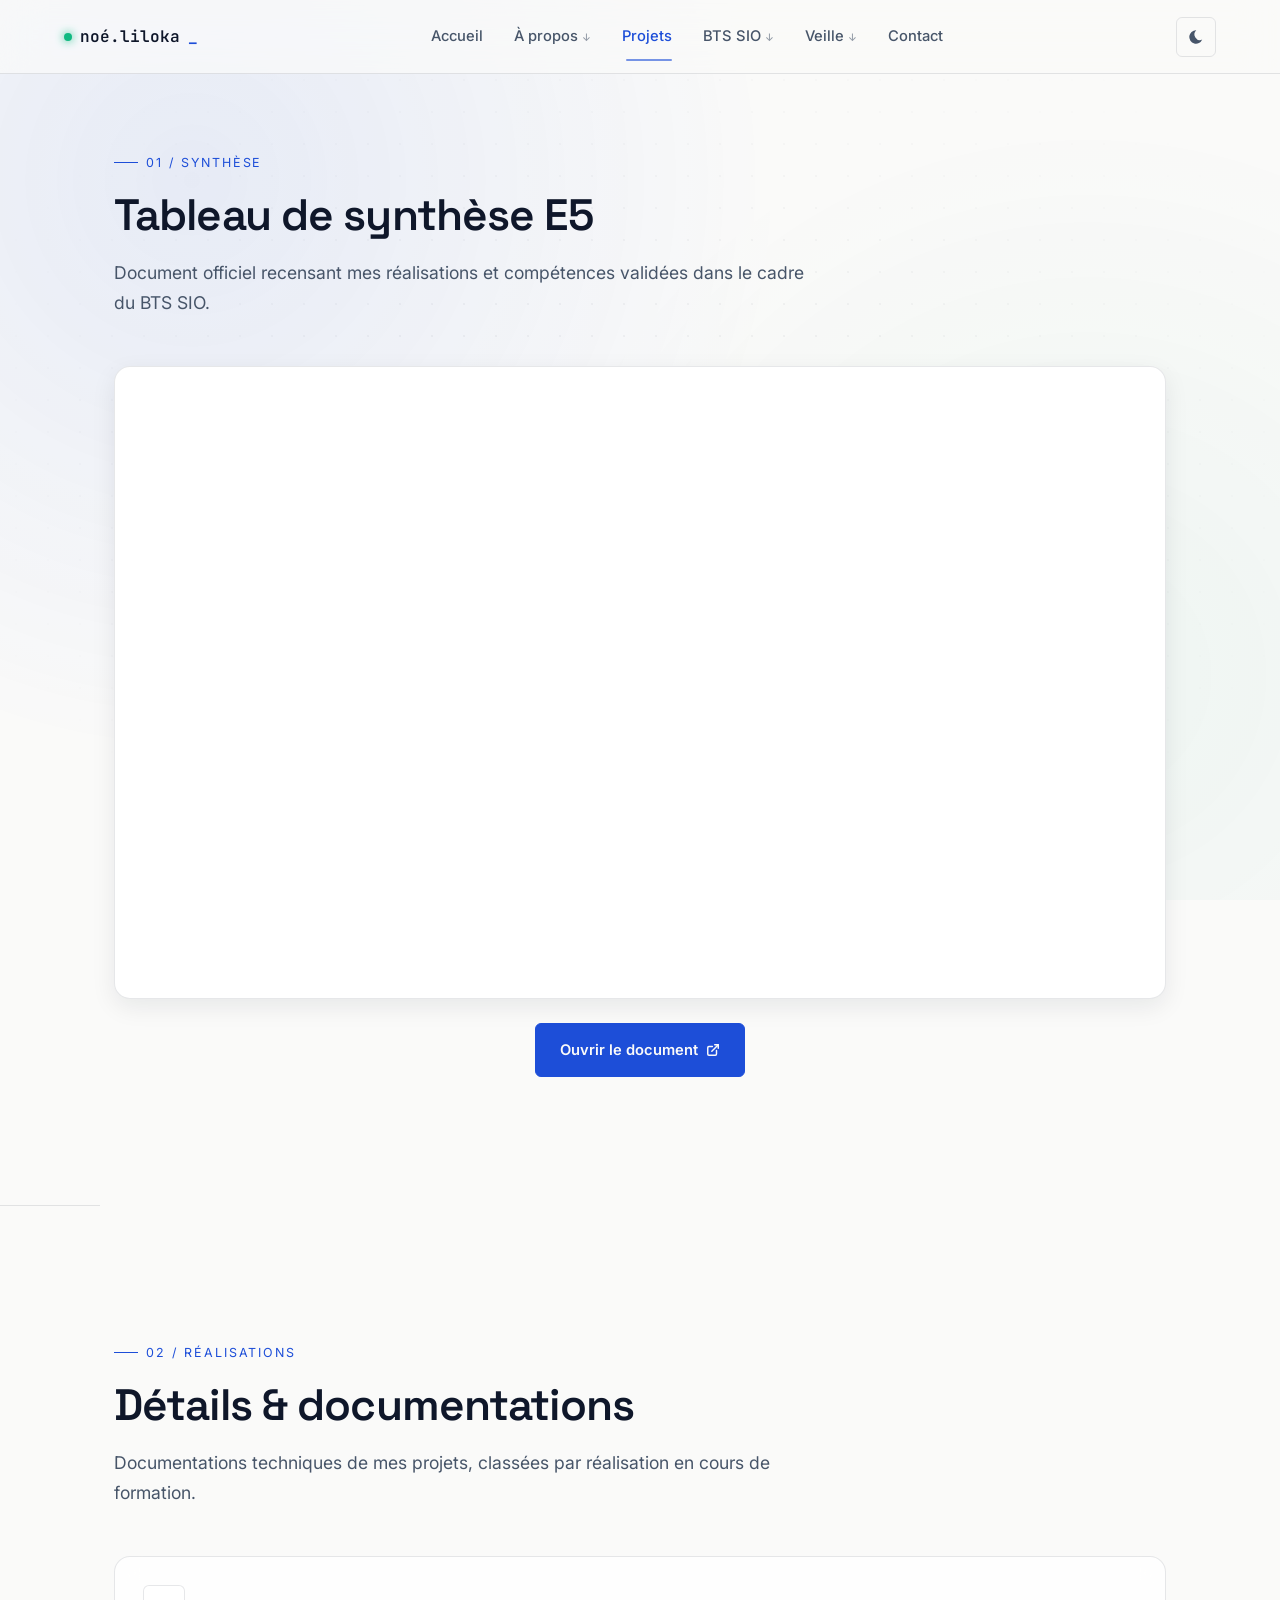
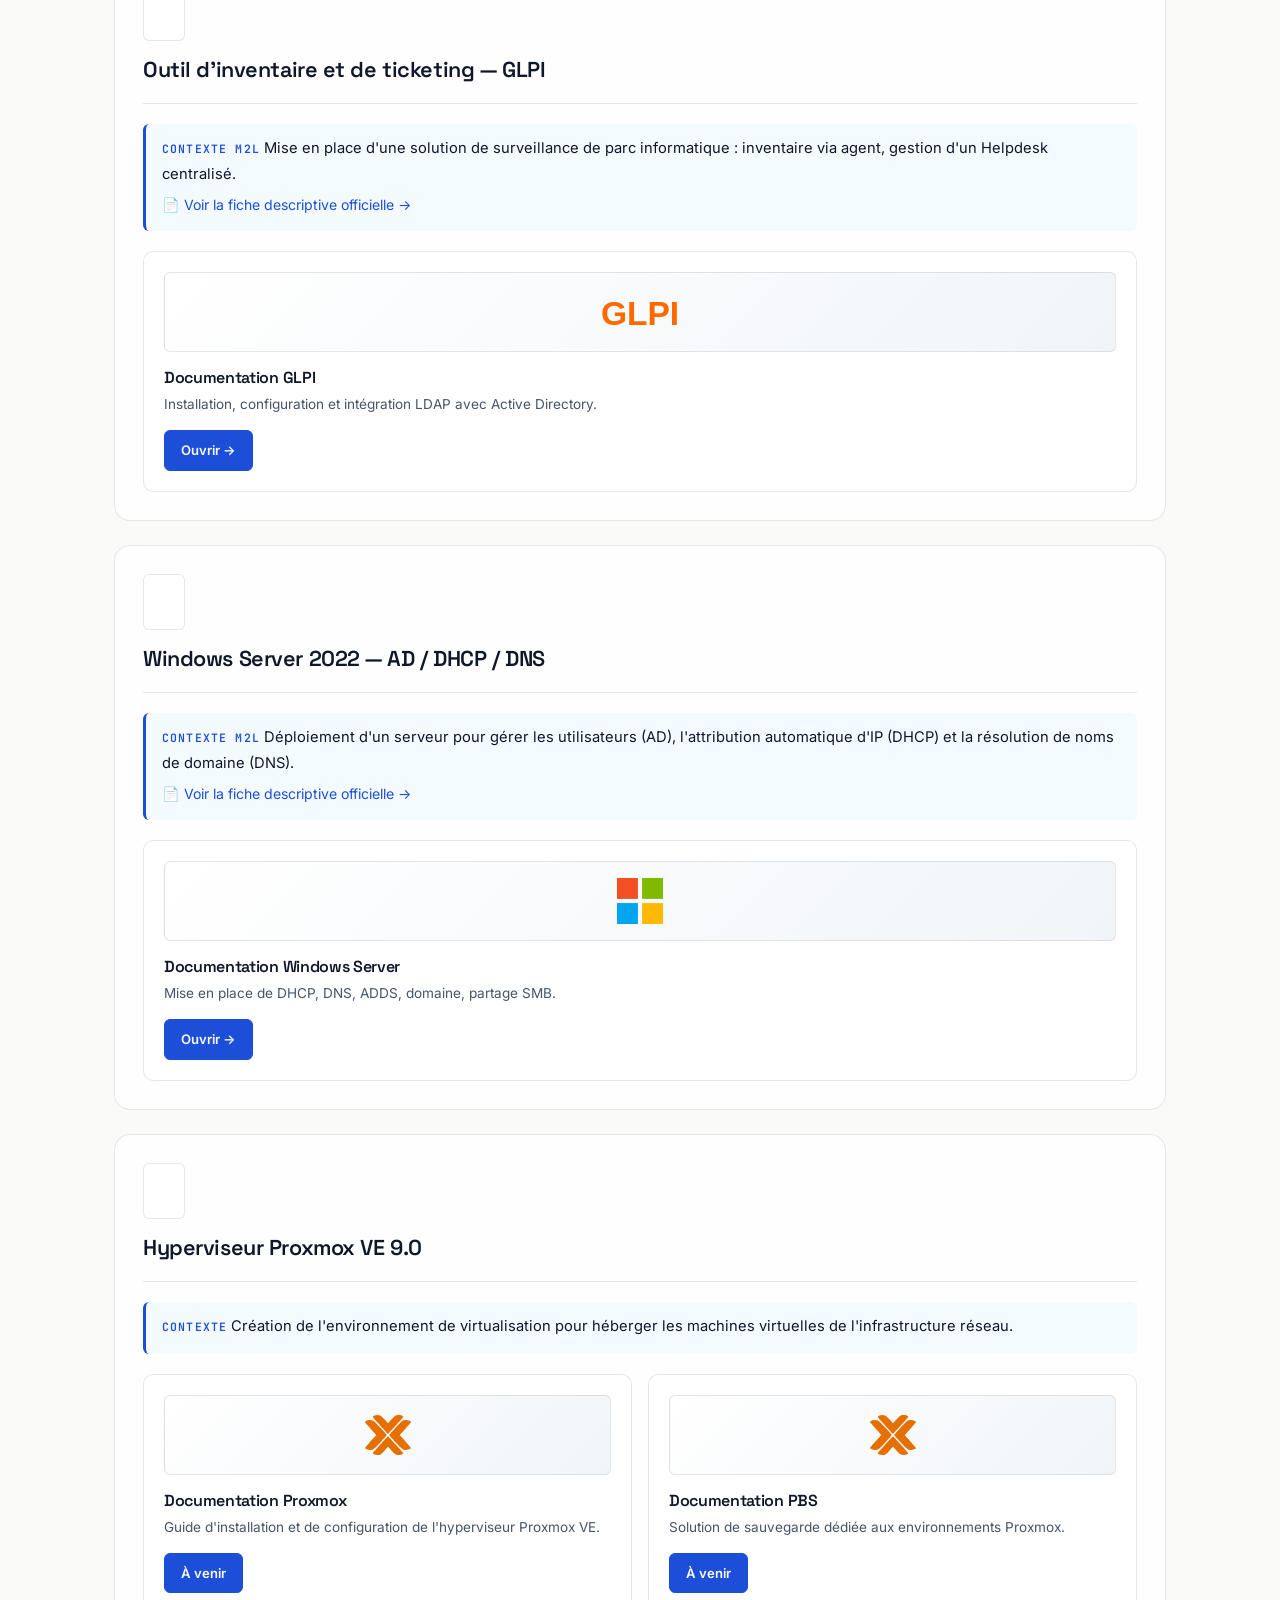
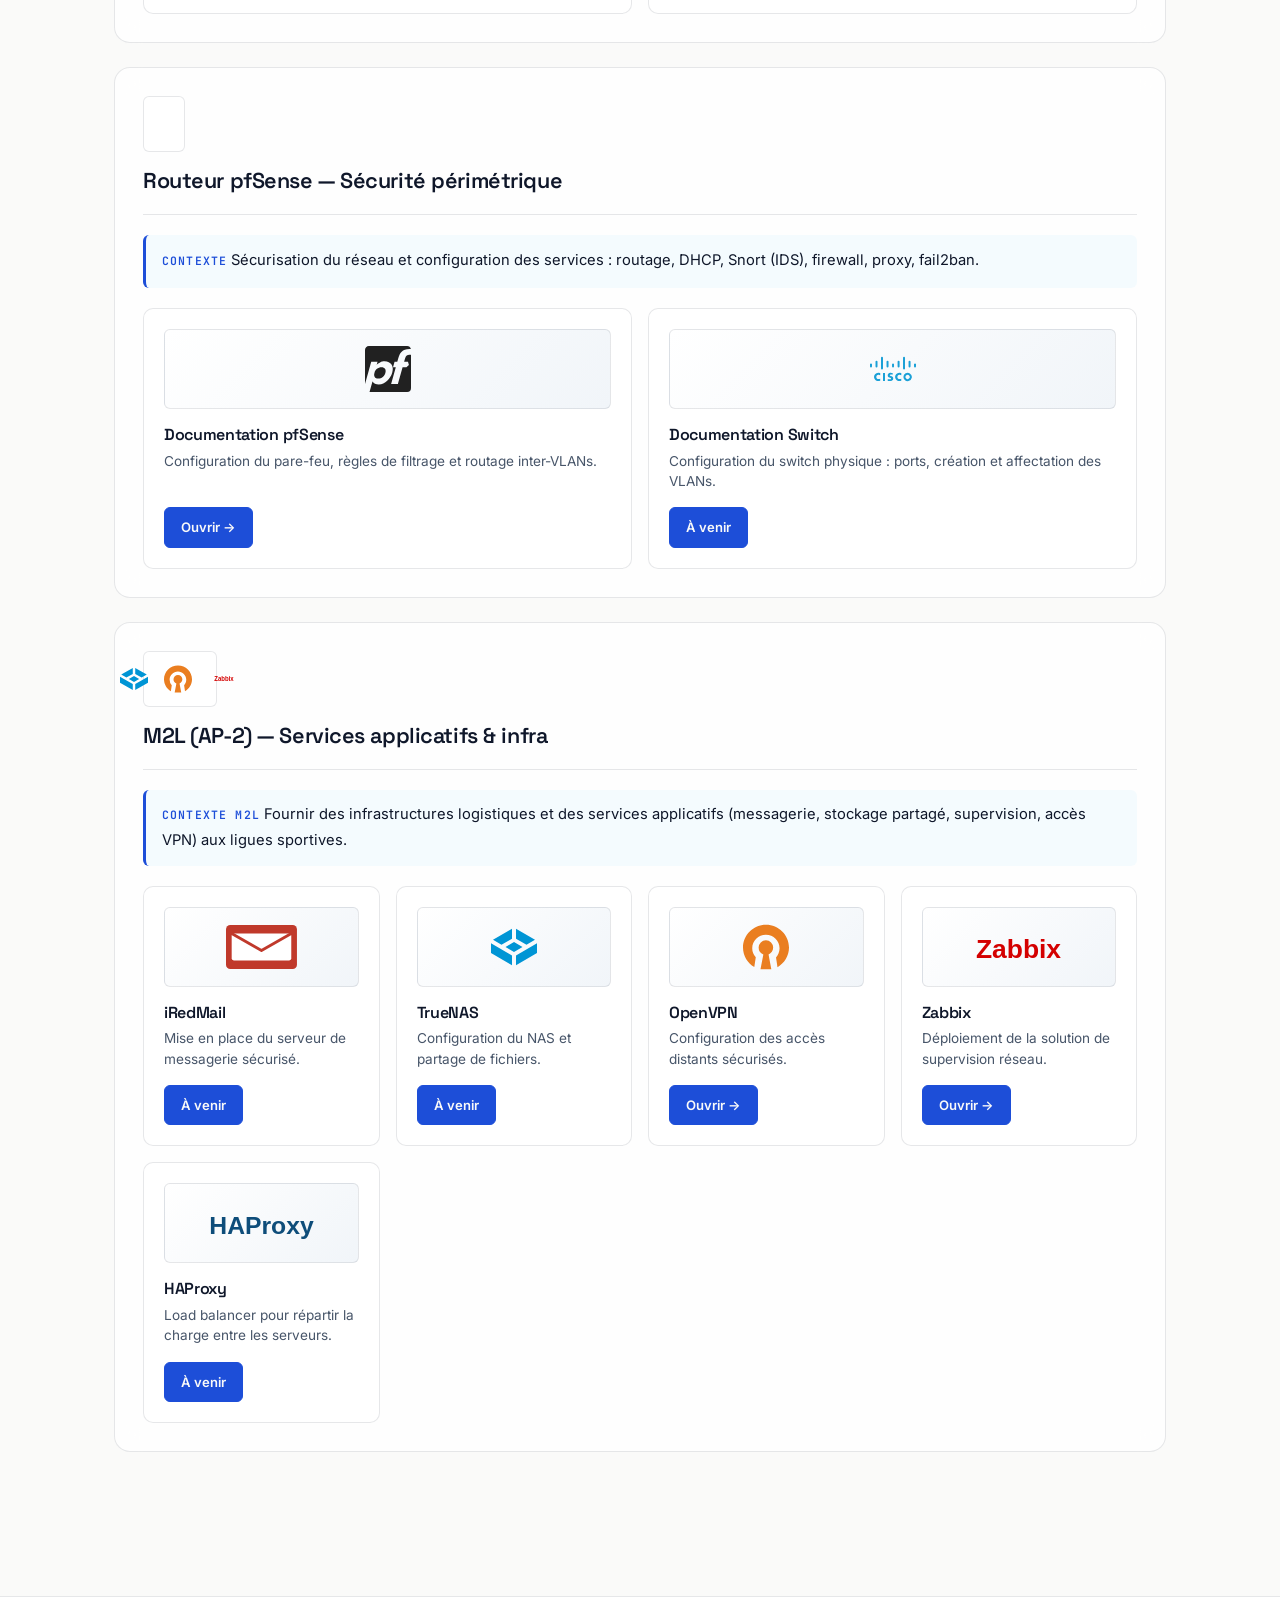
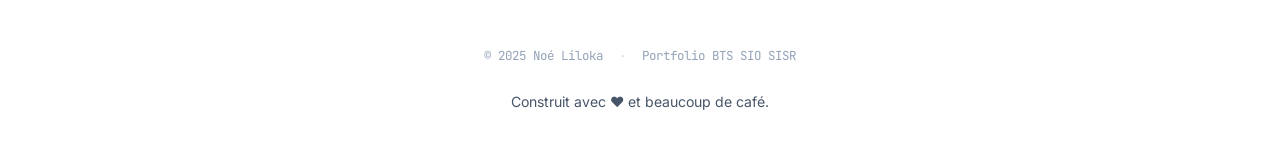
<file: projets.html>
<!DOCTYPE html>
<html lang="fr">
<head>
    <meta charset="UTF-8">
    <meta name="viewport" content="width=device-width, initial-scale=1.0">
    <meta name="description" content="Projets et réalisations techniques de Noé Liloka — GLPI, Windows Server, Proxmox, pfSense, M2L.">
    <title>Projets — Noé Liloka</title>
    <link rel="stylesheet" href="style.css">
</head>
<body>
    <a href="#main-content" class="skip-link">Aller au contenu principal</a>
    <div class="scroll-progress" aria-hidden="true"></div>

    <header>
        <nav>
            <div class="nav-container">
                <a href="index.html" class="nav-logo">noé.liloka<span style="color:var(--accent);">_</span></a>
                <ul>
                    <li><a href="index.html">Accueil</a></li>
                    <li class="dropdown">
                        <a href="apropos.html" class="dropbtn">À propos</a>
                        <div class="dropdown-content">
                            <a href="apropos.html#presentation">Présentation</a>
                            <a href="apropos.html#competences">Compétences</a>
                            <a href="apropos.html#parcours">Parcours</a>
                        </div>
                    </li>
                    <li class="dropdown">
                        <a href="projets.html" class="dropbtn">Projets</a>
                        <div class="dropdown-content">
                            <a href="projets.html#synthese">Tableau de synthèse</a>
                            <a href="projets.html#documentation">Documentations</a>
                        </div>
                    </li>
                    <li class="dropdown">
                        <a href="btssio.html" class="dropbtn">BTS SIO</a>
                        <div class="dropdown-content">
                            <a href="btssio.html#definition">C'est quoi ?</a>
                            <a href="btssio.html#options">Options (SISR)</a>
                            <a href="btssio.html#debouches">Débouchés</a>
                            <a href="btssio.html#monprojet">Mon projet post-BTS</a>
                        </div>
                    </li>
                    <li class="dropdown">
                        <a href="veille.html" class="dropbtn">Veille</a>
                        <div class="dropdown-content">
                            <a href="veille.html#intro">L'émulation</a>
                            <a href="veille.html#actu">Actu & juridique</a>
                            <a href="veille.html#sources">Sources</a>
                        </div>
                    </li>
                    <li><a href="contact.html">Contact</a></li>
                </ul>
                <div style="display:flex;gap:0.5rem;align-items:center;">
                    <button id="theme-toggle" class="theme-btn" aria-label="Changer de thème"></button>
                    <button id="menu-toggle" class="menu-toggle" aria-label="Ouvrir le menu" aria-expanded="false">
                        <span></span><span></span><span></span>
                    </button>
                </div>
            </div>
        </nav>
    </header>

    <main id="main-content">
        <section id="synthese" class="container reveal">
            <span class="section-eyebrow">01 / Synthèse</span>
            <h2>Tableau de synthèse E5</h2>
            <p class="section-subtitle">Document officiel recensant mes réalisations et compétences validées dans le cadre du BTS SIO.</p>

            <div class="iframe-container">
                <iframe src="https://docs.google.com/spreadsheets/d/1inid3tP_zXziZ2wLnWDbHE5qjHTY4IvEhtxkvy38u8g/preview" allowfullscreen title="Tableau de synthèse E5"></iframe>
            </div>

            <div class="iframe-actions">
                <a href="https://docs.google.com/spreadsheets/d/1inid3tP_zXziZ2wLnWDbHE5qjHTY4IvEhtxkvy38u8g/edit?usp=sharing" target="_blank" rel="noopener" class="btn">
                    Ouvrir le document
                    <svg width="14" height="14" viewBox="0 0 24 24" fill="none" stroke="currentColor" stroke-width="2.5" stroke-linecap="round" stroke-linejoin="round"><path d="M18 13v6a2 2 0 0 1-2 2H5a2 2 0 0 1-2-2V8a2 2 0 0 1 2-2h6"/><polyline points="15 3 21 3 21 9"/><line x1="10" y1="14" x2="21" y2="3"/></svg>
                </a>
            </div>
        </section>

        <hr>

        <section id="documentation" class="container reveal">
            <span class="section-eyebrow">02 / Réalisations</span>
            <h2>Détails &amp; documentations</h2>
            <p class="section-subtitle">Documentations techniques de mes projets, classées par réalisation en cours de formation.</p>

            <div class="project-grid">

                <article class="project-card full-width-card">
                    <div class="project-card-logo">
                        <img src="assets/logos/glpi.svg" alt="Logo GLPI">
                    </div>
                    <h3>Outil d'inventaire et de ticketing — GLPI</h3>
                    <div class="card-divider"></div>
                    <div class="project-context">
                        <span class="context-label">Contexte M2L</span>
                        Mise en place d'une solution de surveillance de parc informatique : inventaire via agent, gestion d'un Helpdesk centralisé.
                        <br>
                        <a href="https://docs.google.com/document/d/1baEsdIuY3nVxlwgQ7Xh6oWtg-1IxPlk6b1YynSi4GGc/preview" target="_blank" rel="noopener" style="font-size: 0.88rem; display: inline-block; margin-top: 0.5rem;">📄 Voir la fiche descriptive officielle →</a>
                    </div>

                    <div class="nested-doc-grid">
                        <div class="nested-doc-card">
                            <div class="doc-img-container">
                                <img src="assets/logos/glpi.svg" alt="Logo GLPI">
                            </div>
                            <h4>Documentation GLPI</h4>
                            <p>Installation, configuration et intégration LDAP avec Active Directory.</p>
                            <a href="https://drive.google.com/open?id=16SIHb6YRC_tr8YyDZTTuPArVtVknocTR" target="_blank" rel="noopener" class="btn">Ouvrir →</a>
                        </div>
                    </div>
                </article>

                <article class="project-card full-width-card">
                    <div class="project-card-logo">
                        <img src="assets/logos/windows.svg" alt="Logo Windows Server">
                    </div>
                    <h3>Windows Server 2022 — AD / DHCP / DNS</h3>
                    <div class="card-divider"></div>
                    <div class="project-context">
                        <span class="context-label">Contexte M2L</span>
                        Déploiement d'un serveur pour gérer les utilisateurs (AD), l'attribution automatique d'IP (DHCP) et la résolution de noms de domaine (DNS).
                        <br>
                        <a href="https://docs.google.com/document/d/1p5UI6S_t2BywduZ9kdMbbu2g7PenPN48OE-4BH1LVp8/preview" target="_blank" rel="noopener" style="font-size: 0.88rem; display: inline-block; margin-top: 0.5rem;">📄 Voir la fiche descriptive officielle →</a>
                    </div>

                    <div class="nested-doc-grid">
                        <div class="nested-doc-card">
                            <div class="doc-img-container">
                                <img src="assets/logos/windows.svg" alt="Logo Windows Server">
                            </div>
                            <h4>Documentation Windows Server</h4>
                            <p>Mise en place de DHCP, DNS, ADDS, domaine, partage SMB.</p>
                            <a href="https://drive.google.com/open?id=1eOQNT9s3MBsvvP9_g_gXwNmSqtao63nM" target="_blank" rel="noopener" class="btn">Ouvrir →</a>
                        </div>
                    </div>
                </article>

                <article class="project-card full-width-card">
                    <div class="project-card-logo">
                        <img src="assets/logos/proxmox.svg" alt="Logo Proxmox">
                    </div>
                    <h3>Hyperviseur Proxmox VE 9.0</h3>
                    <div class="card-divider"></div>
                    <div class="project-context">
                        <span class="context-label">Contexte</span>
                        Création de l'environnement de virtualisation pour héberger les machines virtuelles de l'infrastructure réseau.
                    </div>

                    <div class="nested-doc-grid">
                        <div class="nested-doc-card">
                            <div class="doc-img-container">
                                <img src="assets/logos/proxmox.svg" alt="Logo Proxmox">
                            </div>
                            <h4>Documentation Proxmox</h4>
                            <p>Guide d'installation et de configuration de l'hyperviseur Proxmox VE.</p>
                            <a href="#" target="_blank" rel="noopener" class="btn">À venir</a>
                        </div>

                        <div class="nested-doc-card">
                            <div class="doc-img-container">
                                <img src="assets/logos/proxmox.svg" alt="Logo Proxmox Backup Server">
                            </div>
                            <h4>Documentation PBS</h4>
                            <p>Solution de sauvegarde dédiée aux environnements Proxmox.</p>
                            <a href="#" target="_blank" rel="noopener" class="btn">À venir</a>
                        </div>
                    </div>
                </article>

                <article class="project-card full-width-card">
                    <div class="project-card-logo">
                        <img src="assets/logos/pfsense.svg" alt="Logo pfSense">
                    </div>
                    <h3>Routeur pfSense — Sécurité périmétrique</h3>
                    <div class="card-divider"></div>
                    <div class="project-context">
                        <span class="context-label">Contexte</span>
                        Sécurisation du réseau et configuration des services : routage, DHCP, Snort (IDS), firewall, proxy, fail2ban.
                    </div>

                    <div class="nested-doc-grid">
                        <div class="nested-doc-card">
                            <div class="doc-img-container">
                                <img src="assets/logos/pfsense.svg" alt="Logo pfSense">
                            </div>
                            <h4>Documentation pfSense</h4>
                            <p>Configuration du pare-feu, règles de filtrage et routage inter-VLANs.</p>
                            <a href="https://drive.google.com/open?id=1KBFiZZKzLdjtD2-UqtBqveqgKKgMh0xu" target="_blank" rel="noopener" class="btn">Ouvrir →</a>
                        </div>

                        <div class="nested-doc-card">
                            <div class="doc-img-container">
                                <img src="assets/logos/cisco.svg" alt="Logo Switch">
                            </div>
                            <h4>Documentation Switch</h4>
                            <p>Configuration du switch physique : ports, création et affectation des VLANs.</p>
                            <a href="#" target="_blank" rel="noopener" class="btn">À venir</a>
                        </div>
                    </div>
                </article>

                <article class="project-card full-width-card">
                    <div class="project-card-logo" style="max-width:260px;gap:1rem;display:inline-flex;">
                        <img src="assets/logos/truenas.svg" alt="Logo TrueNAS" style="max-height:28px;">
                        <img src="assets/logos/openvpn.svg" alt="Logo OpenVPN" style="max-height:28px;">
                        <img src="assets/logos/zabbix.svg" alt="Logo Zabbix" style="max-height:28px;">
                    </div>
                    <h3>M2L (AP-2) — Services applicatifs &amp; infra</h3>
                    <div class="card-divider"></div>
                    <div class="project-context">
                        <span class="context-label">Contexte M2L</span>
                        Fournir des infrastructures logistiques et des services applicatifs (messagerie, stockage partagé, supervision, accès VPN) aux ligues sportives.
                    </div>

                    <div class="nested-doc-grid">
                        <div class="nested-doc-card">
                            <div class="doc-img-container">
                                <svg xmlns="http://www.w3.org/2000/svg" viewBox="0 0 100 62" style="max-height:44px;max-width:100%">
                                    <rect width="100" height="62" rx="6" fill="#c0392b"/>
                                    <rect x="8" y="12" width="84" height="38" rx="3" fill="white"/>
                                    <polyline points="8,12 50,36 92,12" fill="none" stroke="#c0392b" stroke-width="4" stroke-linejoin="round"/>
                                </svg>
                            </div>
                            <h4>iRedMail</h4>
                            <p>Mise en place du serveur de messagerie sécurisé.</p>
                            <a href="#" target="_blank" rel="noopener" class="btn">À venir</a>
                        </div>

                        <div class="nested-doc-card">
                            <div class="doc-img-container">
                                <img src="assets/logos/truenas.svg" alt="Logo TrueNAS">
                            </div>
                            <h4>TrueNAS</h4>
                            <p>Configuration du NAS et partage de fichiers.</p>
                            <a href="#" target="_blank" rel="noopener" class="btn">À venir</a>
                        </div>

                        <div class="nested-doc-card">
                            <div class="doc-img-container">
                                <img src="assets/logos/openvpn.svg" alt="Logo OpenVPN">
                            </div>
                            <h4>OpenVPN</h4>
                            <p>Configuration des accès distants sécurisés.</p>
                            <a href="https://drive.google.com/open?id=1qfToHXovLFCgP__ACi1ZVr-gy3zQuU_J" target="_blank" rel="noopener" class="btn">Ouvrir →</a>
                        </div>

                        <div class="nested-doc-card">
                            <div class="doc-img-container">
                                <img src="assets/logos/zabbix.svg" alt="Logo Zabbix">
                            </div>
                            <h4>Zabbix</h4>
                            <p>Déploiement de la solution de supervision réseau.</p>
                            <a href="https://drive.google.com/open?id=1ccJhrpUdCltSf_wUlPdC0uvKzIwXtklr" target="_blank" rel="noopener" class="btn">Ouvrir →</a>
                        </div>

                        <div class="nested-doc-card">
                            <div class="doc-img-container">
                                <img src="assets/logos/haproxy.svg" alt="Logo HAProxy">
                            </div>
                            <h4>HAProxy</h4>
                            <p>Load balancer pour répartir la charge entre les serveurs.</p>
                            <a href="#" target="_blank" rel="noopener" class="btn">À venir</a>
                        </div>
                    </div>
                </article>

            </div>
        </section>
    </main>

    <footer>
        <div class="footer-content">
            <div class="footer-meta">
                <span>© 2025 Noé Liloka</span>
                <span class="sep">·</span>
                <span>Portfolio BTS SIO SISR</span>
            </div>
            <p>Construit avec ❤️ et beaucoup de café.</p>
        </div>
    </footer>

    <script src="script.js"></script>
</body>
</html>
</file>
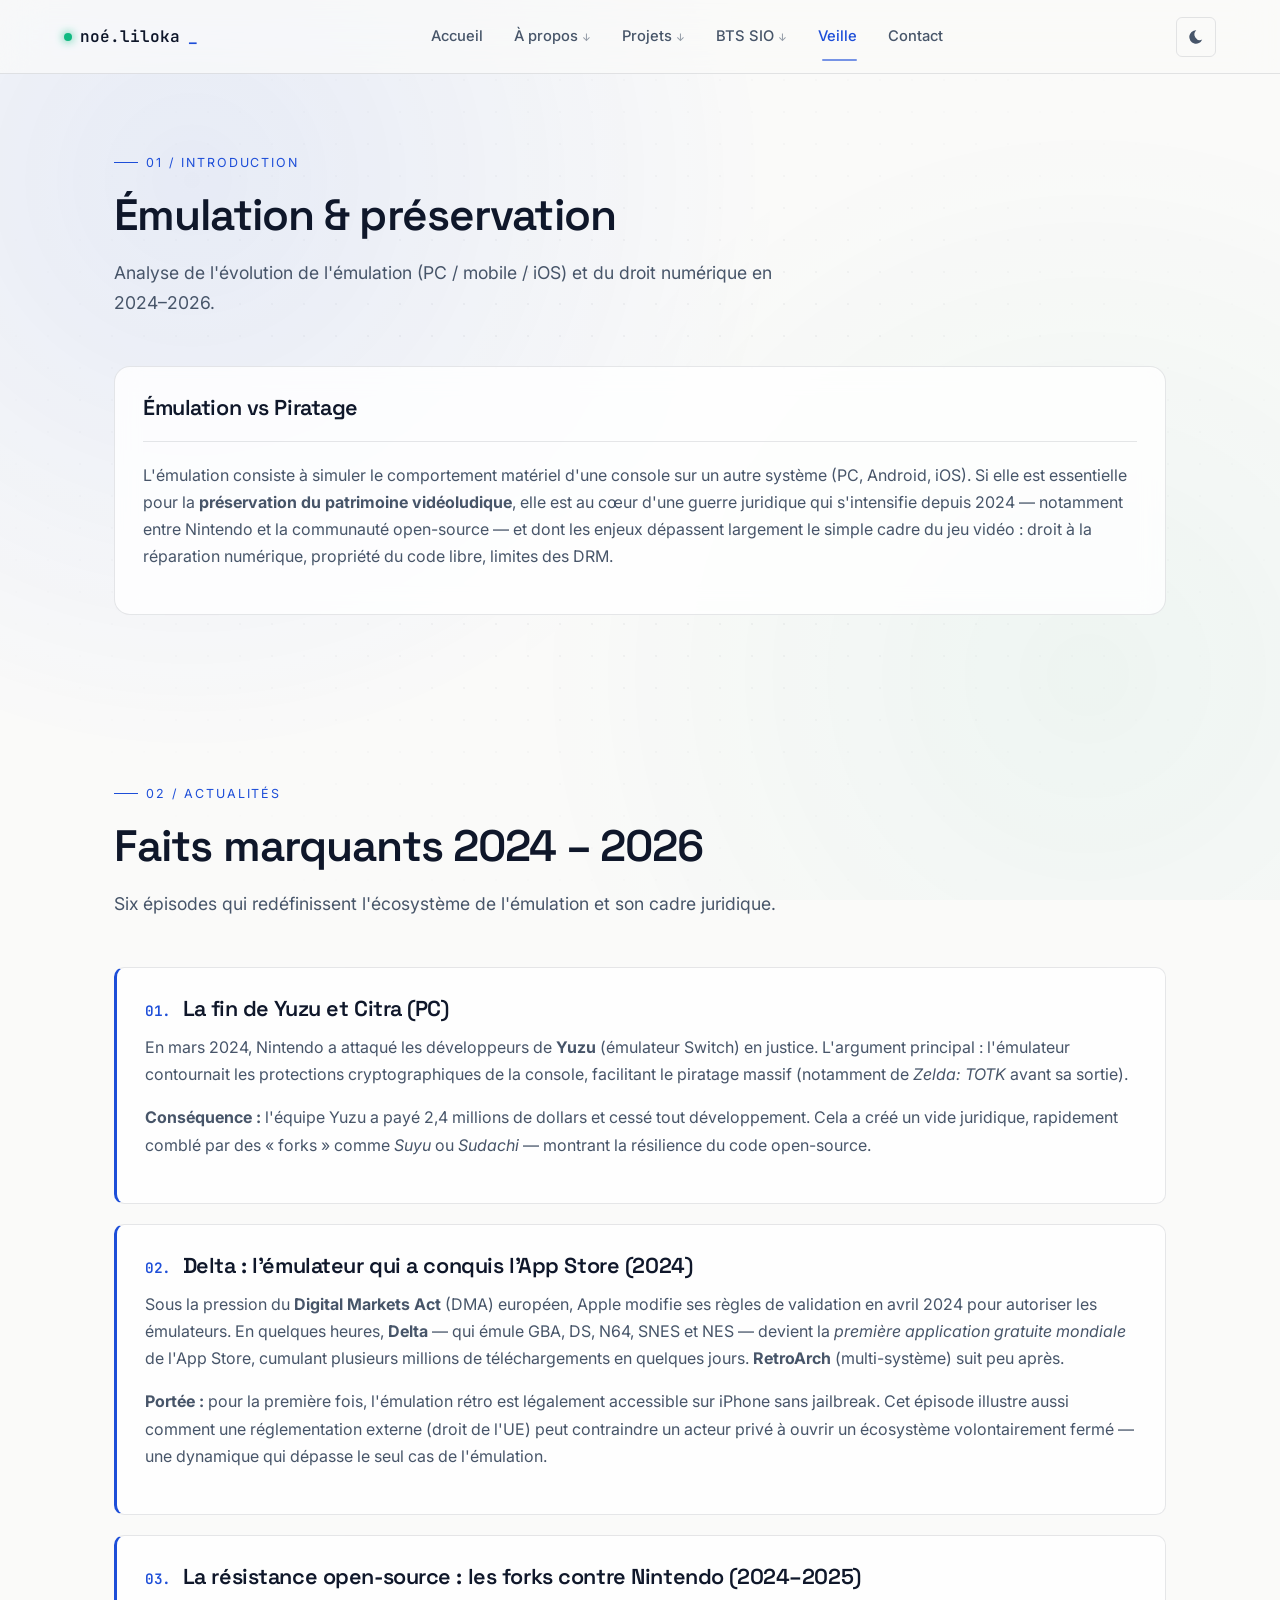
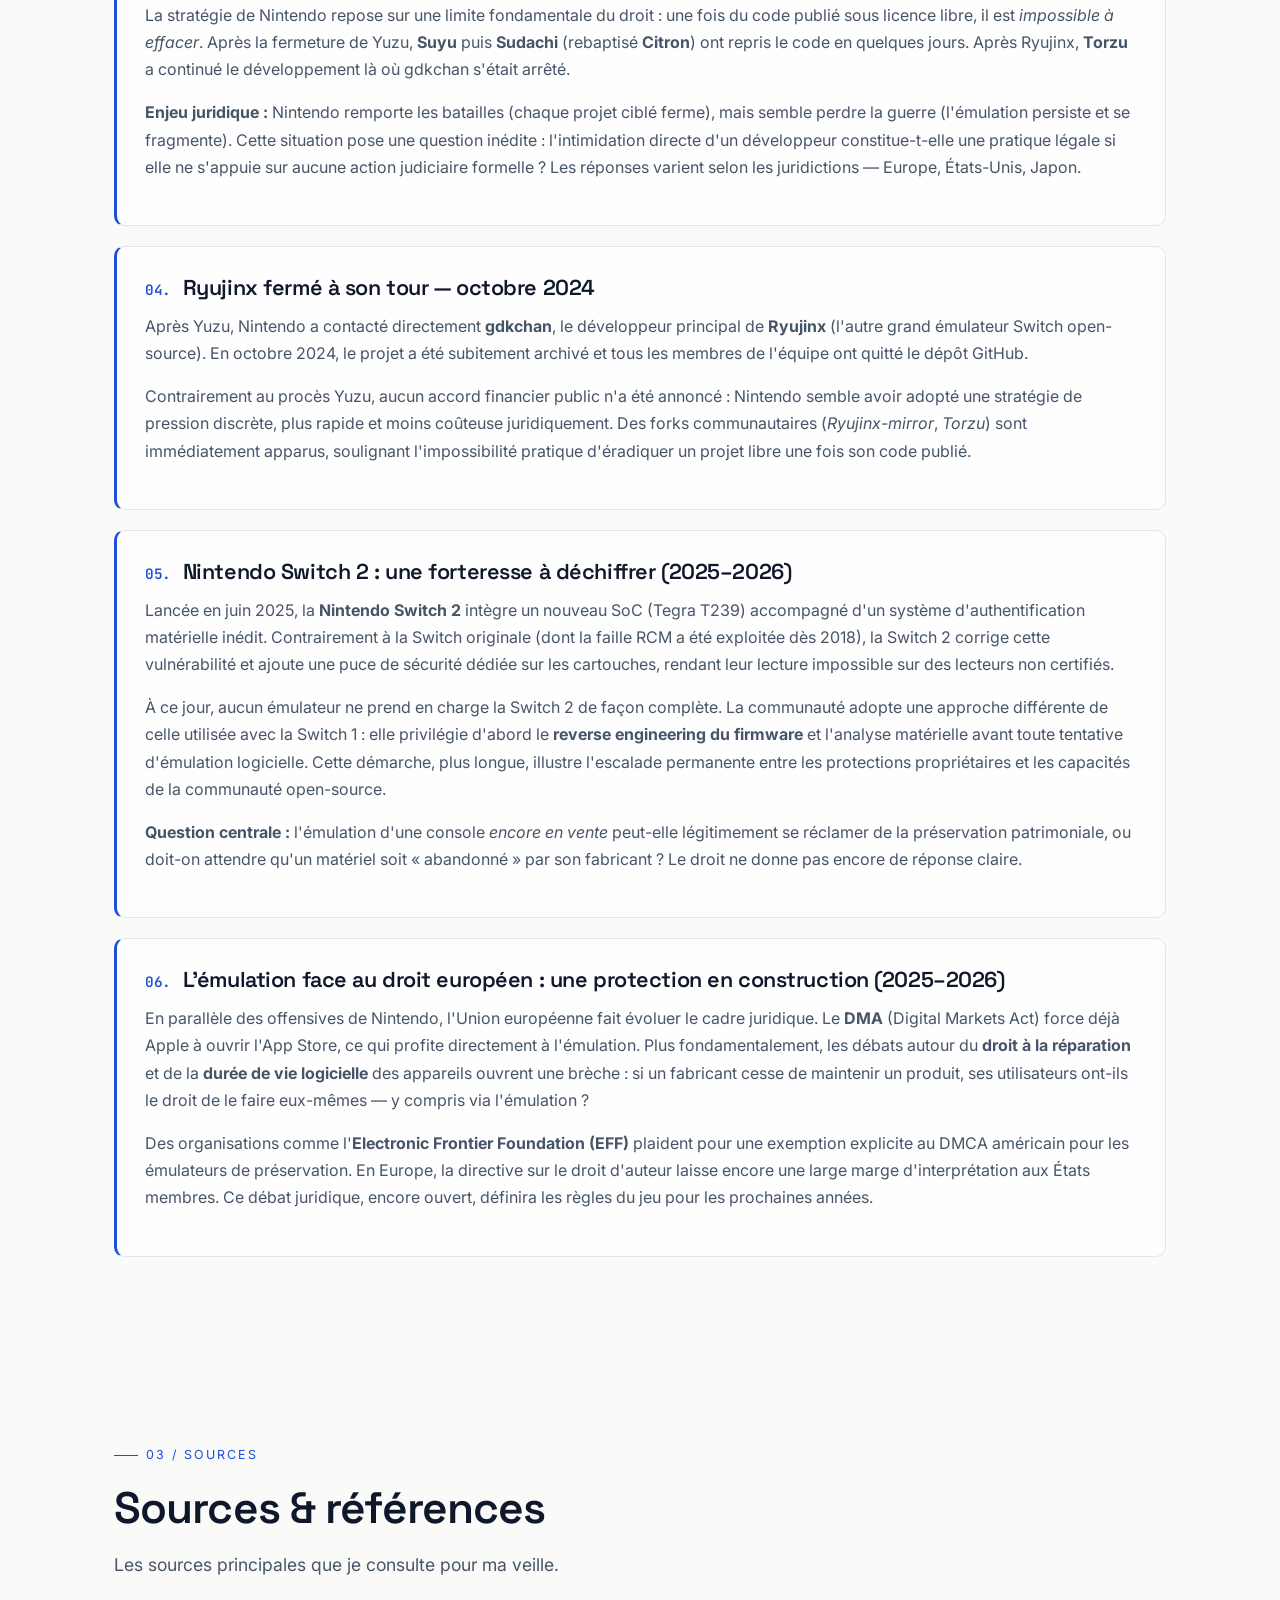
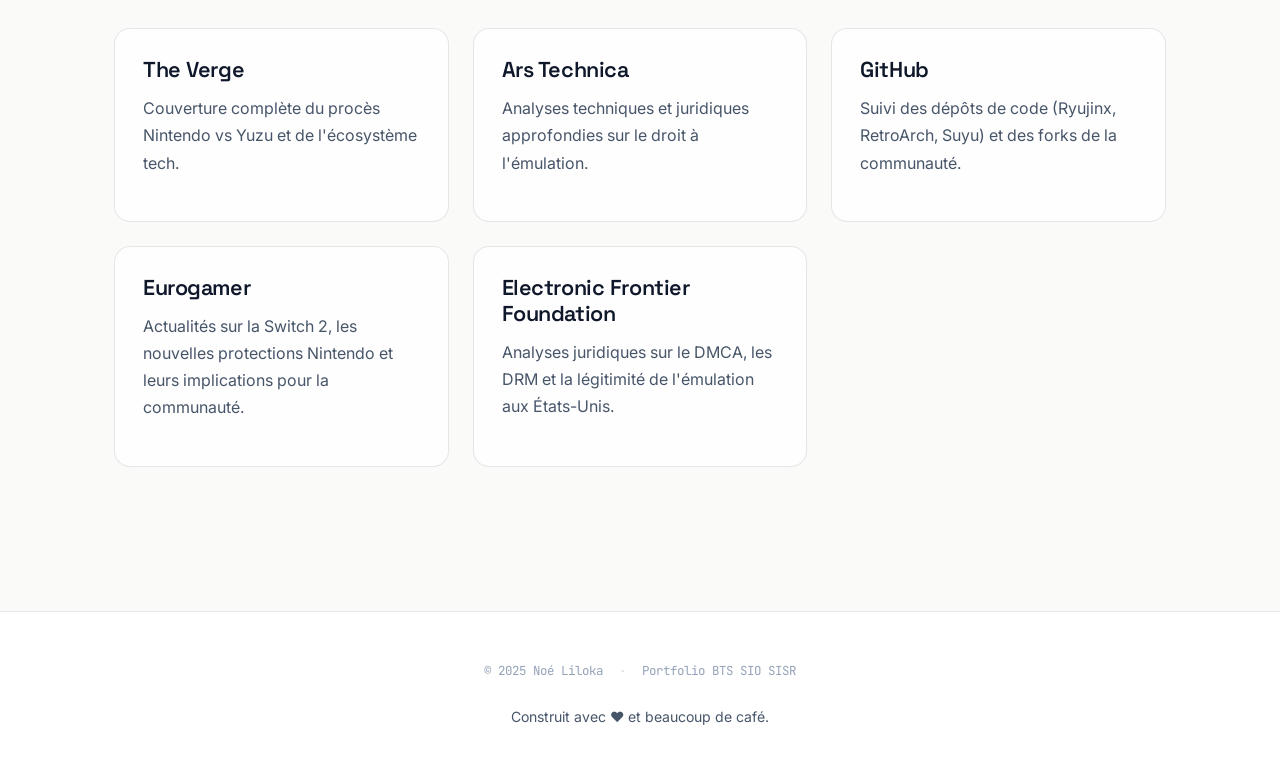
<file: veille.html>
<!DOCTYPE html>
<html lang="fr">
<head>
    <meta charset="UTF-8">
    <meta name="viewport" content="width=device-width, initial-scale=1.0">
    <meta name="description" content="Veille technologique sur l'émulation et le droit numérique — Yuzu, Ryujinx, Delta, Switch 2, DMA européen, forks open-source.">
    <title>Veille — Émulation, DRM &amp; Droit numérique</title>
    <link rel="stylesheet" href="style.css">
</head>
<body>
    <a href="#main-content" class="skip-link">Aller au contenu principal</a>
    <div class="scroll-progress" aria-hidden="true"></div>

    <header>
        <nav>
            <div class="nav-container">
                <a href="index.html" class="nav-logo">noé.liloka<span style="color:var(--accent);">_</span></a>
                <ul>
                    <li><a href="index.html">Accueil</a></li>
                    <li class="dropdown">
                        <a href="apropos.html" class="dropbtn">À propos</a>
                        <div class="dropdown-content">
                            <a href="apropos.html#presentation">Présentation</a>
                            <a href="apropos.html#competences">Compétences</a>
                            <a href="apropos.html#parcours">Parcours</a>
                        </div>
                    </li>
                    <li class="dropdown">
                        <a href="projets.html" class="dropbtn">Projets</a>
                        <div class="dropdown-content">
                            <a href="projets.html#synthese">Tableau de synthèse</a>
                            <a href="projets.html#documentation">Documentations</a>
                        </div>
                    </li>
                    <li class="dropdown">
                        <a href="btssio.html" class="dropbtn">BTS SIO</a>
                        <div class="dropdown-content">
                            <a href="btssio.html#definition">C'est quoi ?</a>
                            <a href="btssio.html#options">Options (SISR)</a>
                            <a href="btssio.html#debouches">Débouchés</a>
                            <a href="btssio.html#monprojet">Mon projet post-BTS</a>
                        </div>
                    </li>
                    <li class="dropdown">
                        <a href="veille.html" class="dropbtn">Veille</a>
                        <div class="dropdown-content">
                            <a href="veille.html#intro">L'émulation</a>
                            <a href="veille.html#actu">Actu & juridique</a>
                            <a href="veille.html#sources">Sources</a>
                        </div>
                    </li>
                    <li><a href="contact.html">Contact</a></li>
                </ul>
                <div style="display:flex;gap:0.5rem;align-items:center;">
                    <button id="theme-toggle" class="theme-btn" aria-label="Changer de thème"></button>
                    <button id="menu-toggle" class="menu-toggle" aria-label="Ouvrir le menu" aria-expanded="false">
                        <span></span><span></span><span></span>
                    </button>
                </div>
            </div>
        </nav>
    </header>

    <main id="main-content">
        <section id="intro" class="container reveal">
            <span class="section-eyebrow">01 / Introduction</span>
            <h2>Émulation &amp; préservation</h2>
            <p class="section-subtitle">Analyse de l'évolution de l'émulation (PC / mobile / iOS) et du droit numérique en 2024–2026.</p>

            <div class="card full-width-card">
                <h3>Émulation vs Piratage</h3>
                <div class="card-divider"></div>
                <p>
                    L'émulation consiste à simuler le comportement matériel d'une console sur un autre système (PC, Android, iOS). Si elle est essentielle pour la <strong>préservation du patrimoine vidéoludique</strong>, elle est au cœur d'une guerre juridique qui s'intensifie depuis 2024 — notamment entre Nintendo et la communauté open-source — et dont les enjeux dépassent largement le simple cadre du jeu vidéo : droit à la réparation numérique, propriété du code libre, limites des DRM.
                </p>
            </div>
        </section>

        <section id="actu" class="container reveal">
            <span class="section-eyebrow">02 / Actualités</span>
            <h2>Faits marquants 2024 – 2026</h2>
            <p class="section-subtitle">Six épisodes qui redéfinissent l'écosystème de l'émulation et son cadre juridique.</p>

            <div>
                <article class="veille-card">
                    <h3><span class="num">01.</span> La fin de Yuzu et Citra (PC)</h3>
                    <p>
                        En mars 2024, Nintendo a attaqué les développeurs de <strong>Yuzu</strong> (émulateur Switch) en justice. L'argument principal : l'émulateur contournait les protections cryptographiques de la console, facilitant le piratage massif (notamment de <em>Zelda: TOTK</em> avant sa sortie).
                    </p>
                    <p>
                        <strong>Conséquence :</strong> l'équipe Yuzu a payé 2,4 millions de dollars et cessé tout développement. Cela a créé un vide juridique, rapidement comblé par des « forks » comme <em>Suyu</em> ou <em>Sudachi</em> — montrant la résilience du code open-source.
                    </p>
                </article>

                <article class="veille-card">
                    <h3><span class="num">02.</span> Delta : l'émulateur qui a conquis l'App Store (2024)</h3>
                    <p>
                        Sous la pression du <strong>Digital Markets Act</strong> (DMA) européen, Apple modifie ses règles de validation en avril 2024 pour autoriser les émulateurs. En quelques heures, <strong>Delta</strong> — qui émule GBA, DS, N64, SNES et NES — devient la <em>première application gratuite mondiale</em> de l'App Store, cumulant plusieurs millions de téléchargements en quelques jours. <strong>RetroArch</strong> (multi-système) suit peu après.
                    </p>
                    <p>
                        <strong>Portée :</strong> pour la première fois, l'émulation rétro est légalement accessible sur iPhone sans jailbreak. Cet épisode illustre aussi comment une réglementation externe (droit de l'UE) peut contraindre un acteur privé à ouvrir un écosystème volontairement fermé — une dynamique qui dépasse le seul cas de l'émulation.
                    </p>
                </article>

                <article class="veille-card">
                    <h3><span class="num">03.</span> La résistance open-source : les forks contre Nintendo (2024–2025)</h3>
                    <p>
                        La stratégie de Nintendo repose sur une limite fondamentale du droit : une fois du code publié sous licence libre, il est <em>impossible à effacer</em>. Après la fermeture de Yuzu, <strong>Suyu</strong> puis <strong>Sudachi</strong> (rebaptisé <strong>Citron</strong>) ont repris le code en quelques jours. Après Ryujinx, <strong>Torzu</strong> a continué le développement là où gdkchan s'était arrêté.
                    </p>
                    <p>
                        <strong>Enjeu juridique :</strong> Nintendo remporte les batailles (chaque projet ciblé ferme), mais semble perdre la guerre (l'émulation persiste et se fragmente). Cette situation pose une question inédite : l'intimidation directe d'un développeur constitue-t-elle une pratique légale si elle ne s'appuie sur aucune action judiciaire formelle ? Les réponses varient selon les juridictions — Europe, États-Unis, Japon.
                    </p>
                </article>

                <article class="veille-card">
                    <h3><span class="num">04.</span> Ryujinx fermé à son tour — octobre 2024</h3>
                    <p>
                        Après Yuzu, Nintendo a contacté directement <strong>gdkchan</strong>, le développeur principal de <strong>Ryujinx</strong> (l'autre grand émulateur Switch open-source). En octobre 2024, le projet a été subitement archivé et tous les membres de l'équipe ont quitté le dépôt GitHub.
                    </p>
                    <p>
                        Contrairement au procès Yuzu, aucun accord financier public n'a été annoncé : Nintendo semble avoir adopté une stratégie de pression discrète, plus rapide et moins coûteuse juridiquement. Des forks communautaires (<em>Ryujinx-mirror</em>, <em>Torzu</em>) sont immédiatement apparus, soulignant l'impossibilité pratique d'éradiquer un projet libre une fois son code publié.
                    </p>
                </article>

                <article class="veille-card">
                    <h3><span class="num">05.</span> Nintendo Switch 2 : une forteresse à déchiffrer (2025–2026)</h3>
                    <p>
                        Lancée en juin 2025, la <strong>Nintendo Switch 2</strong> intègre un nouveau SoC (Tegra T239) accompagné d'un système d'authentification matérielle inédit. Contrairement à la Switch originale (dont la faille RCM a été exploitée dès 2018), la Switch 2 corrige cette vulnérabilité et ajoute une puce de sécurité dédiée sur les cartouches, rendant leur lecture impossible sur des lecteurs non certifiés.
                    </p>
                    <p>
                        À ce jour, aucun émulateur ne prend en charge la Switch 2 de façon complète. La communauté adopte une approche différente de celle utilisée avec la Switch 1 : elle privilégie d'abord le <strong>reverse engineering du firmware</strong> et l'analyse matérielle avant toute tentative d'émulation logicielle. Cette démarche, plus longue, illustre l'escalade permanente entre les protections propriétaires et les capacités de la communauté open-source.
                    </p>
                    <p>
                        <strong>Question centrale :</strong> l'émulation d'une console <em>encore en vente</em> peut-elle légitimement se réclamer de la préservation patrimoniale, ou doit-on attendre qu'un matériel soit « abandonné » par son fabricant ? Le droit ne donne pas encore de réponse claire.
                    </p>
                </article>

                <article class="veille-card">
                    <h3><span class="num">06.</span> L'émulation face au droit européen : une protection en construction (2025–2026)</h3>
                    <p>
                        En parallèle des offensives de Nintendo, l'Union européenne fait évoluer le cadre juridique. Le <strong>DMA</strong> (Digital Markets Act) force déjà Apple à ouvrir l'App Store, ce qui profite directement à l'émulation. Plus fondamentalement, les débats autour du <strong>droit à la réparation</strong> et de la <strong>durée de vie logicielle</strong> des appareils ouvrent une brèche : si un fabricant cesse de maintenir un produit, ses utilisateurs ont-ils le droit de le faire eux-mêmes — y compris via l'émulation ?
                    </p>
                    <p>
                        Des organisations comme l'<strong>Electronic Frontier Foundation (EFF)</strong> plaident pour une exemption explicite au DMCA américain pour les émulateurs de préservation. En Europe, la directive sur le droit d'auteur laisse encore une large marge d'interprétation aux États membres. Ce débat juridique, encore ouvert, définira les règles du jeu pour les prochaines années.
                    </p>
                </article>
            </div>
        </section>

        <section id="sources" class="container reveal">
            <span class="section-eyebrow">03 / Sources</span>
            <h2>Sources &amp; références</h2>
            <p class="section-subtitle">Les sources principales que je consulte pour ma veille.</p>

            <div class="documentation-grid">
                <div class="card">
                    <h3>The Verge</h3>
                    <p>Couverture complète du procès Nintendo vs Yuzu et de l'écosystème tech.</p>
                </div>
                <div class="card">
                    <h3>Ars Technica</h3>
                    <p>Analyses techniques et juridiques approfondies sur le droit à l'émulation.</p>
                </div>
                <div class="card">
                    <h3>GitHub</h3>
                    <p>Suivi des dépôts de code (Ryujinx, RetroArch, Suyu) et des forks de la communauté.</p>
                </div>
                <div class="card">
                    <h3>Eurogamer</h3>
                    <p>Actualités sur la Switch 2, les nouvelles protections Nintendo et leurs implications pour la communauté.</p>
                </div>
                <div class="card">
                    <h3>Electronic Frontier Foundation</h3>
                    <p>Analyses juridiques sur le DMCA, les DRM et la légitimité de l'émulation aux États-Unis.</p>
                </div>
            </div>
        </section>
    </main>

    <footer>
        <div class="footer-content">
            <div class="footer-meta">
                <span>© 2025 Noé Liloka</span>
                <span class="sep">·</span>
                <span>Portfolio BTS SIO SISR</span>
            </div>
            <p>Construit avec ❤️ et beaucoup de café.</p>
        </div>
    </footer>

    <script src="script.js"></script>
</body>
</html>
</file>
<file: style.css>
/* =================================================================== */
/* PORTFOLIO NOÉ LILOKA — Refonte UX/UI                                */
/* Direction : "Infrastructure & Réseaux" — palette enterprise + clarté */
/* =================================================================== */

@import url('https://fonts.googleapis.com/css2?family=Space+Grotesk:wght@400;500;600;700&family=JetBrains+Mono:wght@400;500;600&family=Inter:wght@400;500;600&display=swap');

/* =================================================================== */
/* 1. Variables — Thème Sombre par défaut
/* =================================================================== */
:root {
    /* Typographie */
    --font-display: 'Space Grotesk', system-ui, sans-serif;
    --font-body: 'Inter', system-ui, sans-serif;
    --font-mono: 'JetBrains Mono', 'Courier New', monospace;

    /* Couleurs — palette infrastructure réseau */
    --accent: #3b82f6;            /* bleu enterprise */
    --accent-glow: #3b82f630;
    --accent-2: #10b981;          /* vert status actif */
    --accent-2-glow: #10b98118;
    --success: #10b981;

    --bg-base: #0d1526;
    --bg-elevated: #122040;
    --bg-card: rgba(14, 28, 54, 0.65);
    --bg-card-hover: rgba(14, 28, 54, 0.9);

    --border: rgba(148, 163, 184, 0.12);
    --border-strong: rgba(148, 163, 184, 0.25);
    --border-accent: rgba(59, 130, 246, 0.4);

    --text-primary: #f1f5f9;
    --text-secondary: #94a3b8;
    --text-muted: #64748b;

    /* Effets */
    --grid-color: rgba(148, 163, 184, 0.05);
    --shadow-sm: 0 2px 8px rgba(0, 0, 0, 0.3);
    --shadow-md: 0 8px 24px rgba(0, 0, 0, 0.4);
    --shadow-lg: 0 20px 60px rgba(0, 0, 0, 0.5);
    --shadow-glow: 0 0 30px var(--accent-glow);

    --radius-sm: 6px;
    --radius-md: 10px;
    --radius-lg: 16px;

    --transition-fast: 0.2s cubic-bezier(0.4, 0, 0.2, 1);
    --transition: 0.3s cubic-bezier(0.4, 0, 0.2, 1);
    --transition-slow: 0.5s cubic-bezier(0.4, 0, 0.2, 1);
}

/* =================================================================== */
/* 2. Mode Clair
/* =================================================================== */
body.light-mode {
    --accent: #1d4ed8;
    --accent-glow: #1d4ed825;
    --accent-2: #059669;
    --accent-2-glow: #05966915;

    --bg-base: #fafaf9;
    --bg-elevated: #ffffff;
    --bg-card: rgba(255, 255, 255, 0.8);
    --bg-card-hover: rgba(255, 255, 255, 1);

    --border: rgba(15, 23, 42, 0.1);
    --border-strong: rgba(15, 23, 42, 0.2);
    --border-accent: rgba(29, 78, 216, 0.4);

    --text-primary: #0f172a;
    --text-secondary: #475569;
    --text-muted: #94a3b8;

    --grid-color: rgba(15, 23, 42, 0.04);
    --shadow-sm: 0 2px 8px rgba(15, 23, 42, 0.06);
    --shadow-md: 0 8px 24px rgba(15, 23, 42, 0.08);
    --shadow-lg: 0 20px 60px rgba(15, 23, 42, 0.12);
}

/* =================================================================== */
/* 3. Reset & Base
/* =================================================================== */
*, *::before, *::after {
    margin: 0;
    padding: 0;
    box-sizing: border-box;
}

html {
    scroll-behavior: smooth;
    scroll-padding-top: 100px;
}

body {
    font-family: var(--font-body);
    background-color: var(--bg-base);
    color: var(--text-primary);
    line-height: 1.7;
    font-size: 16px;
    overflow-x: hidden;
    transition: background-color var(--transition), color var(--transition);
    min-height: 100vh;
    position: relative;
}

/* Background : grille tech + blobs subtils */
body::before {
    content: '';
    position: fixed;
    inset: 0;
    background-image:
        radial-gradient(circle, var(--grid-color) 1.5px, transparent 1.5px);
    background-size: 32px 32px;
    z-index: -2;
    pointer-events: none;
    mask-image: radial-gradient(ellipse at center, black 30%, transparent 80%);
    -webkit-mask-image: radial-gradient(ellipse at center, black 30%, transparent 80%);
}

body::after {
    content: '';
    position: fixed;
    inset: 0;
    background:
        radial-gradient(circle at 15% 20%, var(--accent-glow), transparent 45%),
        radial-gradient(circle at 85% 75%, var(--accent-2-glow), transparent 45%);
    z-index: -1;
    pointer-events: none;
    opacity: 0.6;
    animation: blob-drift 20s ease-in-out infinite alternate;
}

@keyframes blob-drift {
    0%   { transform: translate(0, 0) scale(1); }
    100% { transform: translate(30px, -20px) scale(1.05); }
}

/* Scroll progress bar */
.scroll-progress {
    position: fixed;
    top: 0;
    left: 0;
    height: 3px;
    background: linear-gradient(90deg, var(--accent), var(--accent-2));
    width: 0%;
    z-index: 1001;
    transition: width 0.1s linear;
}

/* Skip link (accessibilité) */
.skip-link {
    position: absolute;
    top: -100px;
    left: 1rem;
    background: var(--accent);
    color: var(--bg-base);
    padding: 0.75rem 1.25rem;
    border-radius: var(--radius-sm);
    z-index: 2000;
    font-weight: 600;
    transition: top 0.2s;
}
.skip-link:focus {
    top: 1rem;
}

/* =================================================================== */
/* 4. Typographie
/* =================================================================== */
h1, h2, h3, h4 {
    font-family: var(--font-display);
    font-weight: 600;
    letter-spacing: -0.02em;
    line-height: 1.2;
    color: var(--text-primary);
}

h1 { font-size: clamp(2.5rem, 7vw, 5rem); font-weight: 700; }
h2 { font-size: clamp(1.8rem, 4vw, 2.75rem); margin-bottom: 1rem; }
h3 { font-size: 1.35rem; margin-bottom: 0.75rem; }
h4 { font-size: 1.05rem; }

p {
    color: var(--text-secondary);
    margin-bottom: 1rem;
}

a {
    color: var(--accent);
    text-decoration: none;
    transition: color var(--transition-fast);
}

ul { list-style: none; }

::selection {
    background: var(--accent);
    color: var(--bg-base);
}

/* =================================================================== */
/* 5. Layout
/* =================================================================== */
.container {
    max-width: 1100px;
    margin: 0 auto;
    padding: 5rem 1.5rem;
    position: relative;
}

main > section.container:first-of-type {
    padding-top: 9rem;
}

/* Section header (eyebrow + titre + ligne) */
.section-eyebrow {
    display: inline-flex;
    align-items: center;
    gap: 0.5rem;
    font-family: var(--font-body);
    font-size: 0.78rem;
    color: var(--accent);
    text-transform: uppercase;
    letter-spacing: 0.15em;
    margin-bottom: 1rem;
}

.section-eyebrow::before {
    content: '';
    width: 24px;
    height: 1px;
    background: var(--accent);
}

.section-subtitle {
    color: var(--text-secondary);
    font-size: 1.1rem;
    max-width: 700px;
    margin-bottom: 3rem;
}

/* =================================================================== */
/* 6. Header & Navigation
/* =================================================================== */
header {
    position: fixed;
    top: 0;
    width: 100%;
    z-index: 1000;
    background-color: rgba(10, 14, 26, 0.7);
    backdrop-filter: blur(20px) saturate(180%);
    -webkit-backdrop-filter: blur(20px) saturate(180%);
    border-bottom: 1px solid var(--border);
    transition: background-color var(--transition);
}

body.light-mode header {
    background-color: rgba(250, 250, 249, 0.75);
}

.nav-container {
    max-width: 1200px;
    margin: 0 auto;
    padding: 1rem 1.5rem;
    display: flex;
    justify-content: space-between;
    align-items: center;
    gap: 2rem;
}

.nav-logo {
    font-family: var(--font-mono);
    font-size: 1rem;
    font-weight: 600;
    color: var(--text-primary);
    display: flex;
    align-items: center;
    gap: 0.5rem;
    white-space: nowrap;
}

.nav-logo::before {
    content: '';
    width: 8px;
    height: 8px;
    border-radius: 50%;
    background: var(--success);
    box-shadow: 0 0 10px var(--success);
    animation: pulse-dot 2s ease-in-out infinite;
}

@keyframes pulse-dot {
    0%, 100% { opacity: 1; }
    50% { opacity: 0.5; }
}

header nav ul {
    display: flex;
    gap: 0.25rem;
    align-items: center;
}

header nav ul li a {
    color: var(--text-secondary);
    font-size: 0.92rem;
    font-weight: 500;
    padding: 0.5rem 0.85rem;
    border-radius: var(--radius-sm);
    transition: all var(--transition-fast);
    position: relative;
    display: inline-block;
}

header nav ul li a:hover {
    color: var(--text-primary);
    background-color: var(--bg-card);
}

header nav ul li a.active {
    color: var(--accent);
}

header nav ul li a.active::after {
    content: '';
    position: absolute;
    bottom: -4px;
    left: 0.85rem;
    right: 0.85rem;
    height: 2px;
    background: var(--accent);
    border-radius: 2px;
}

/* Theme button */
.theme-btn {
    background: transparent;
    border: 1px solid var(--border);
    cursor: pointer;
    width: 40px;
    height: 40px;
    display: flex;
    align-items: center;
    justify-content: center;
    border-radius: var(--radius-sm);
    transition: all var(--transition-fast);
    color: var(--text-secondary);
}

.theme-btn:hover {
    border-color: var(--border-accent);
    color: var(--accent);
    transform: rotate(15deg);
}

.theme-btn svg {
    width: 18px;
    height: 18px;
    fill: currentColor;
}

/* Hamburger menu */
.menu-toggle {
    display: none;
    background: transparent;
    border: 1px solid var(--border);
    width: 40px;
    height: 40px;
    border-radius: var(--radius-sm);
    cursor: pointer;
    flex-direction: column;
    justify-content: center;
    align-items: center;
    gap: 4px;
    padding: 0;
}

.menu-toggle span {
    width: 18px;
    height: 2px;
    background: var(--text-primary);
    border-radius: 2px;
    transition: all var(--transition-fast);
}

.menu-toggle.open span:nth-child(1) {
    transform: translateY(6px) rotate(45deg);
}
.menu-toggle.open span:nth-child(2) {
    opacity: 0;
}
.menu-toggle.open span:nth-child(3) {
    transform: translateY(-6px) rotate(-45deg);
}

/* =================================================================== */
/* 7. Dropdowns
/* =================================================================== */
.dropdown {
    position: relative;
}

.dropdown-content {
    position: absolute;
    top: calc(100% + 0.5rem);
    left: 0;
    min-width: 220px;
    background-color: var(--bg-elevated);
    backdrop-filter: blur(20px);
    -webkit-backdrop-filter: blur(20px);
    border: 1px solid var(--border);
    border-radius: var(--radius-md);
    box-shadow: var(--shadow-lg);
    padding: 0.5rem;
    opacity: 0;
    visibility: hidden;
    transform: translateY(-8px);
    transition: all var(--transition-fast);
    z-index: 1000;
}

.dropdown:hover .dropdown-content,
.dropdown:focus-within .dropdown-content {
    opacity: 1;
    visibility: visible;
    transform: translateY(0);
}

.dropdown-content a {
    display: block;
    padding: 0.65rem 0.85rem;
    color: var(--text-secondary);
    font-size: 0.88rem;
    border-radius: var(--radius-sm);
    transition: all var(--transition-fast);
}

.dropdown-content a:hover {
    background-color: var(--bg-card);
    color: var(--accent);
    padding-left: 1.1rem;
}

.dropbtn::after {
    content: ' ↓';
    font-size: 0.7em;
    opacity: 0.6;
    margin-left: 0.25rem;
    display: inline-block;
    transition: transform var(--transition-fast);
}

.dropdown:hover .dropbtn::after {
    transform: rotate(180deg);
}

/* =================================================================== */
/* 8. Hero
/* =================================================================== */
.hero {
    min-height: 100vh;
    display: flex;
    align-items: center;
    padding: 7rem 1.5rem 4rem;
    position: relative;
}

.hero-content {
    max-width: 1100px;
    margin: 0 auto;
    width: 100%;
    display: grid;
    grid-template-columns: 1fr;
    gap: 3rem;
    align-items: center;
}

@media (min-width: 900px) {
    .hero-content {
        grid-template-columns: 1.3fr 1fr;
    }
}

.hero-text {
    text-align: left;
}

.hero-status {
    display: inline-flex;
    align-items: center;
    gap: 0.5rem;
    padding: 0.4rem 0.9rem;
    background-color: var(--bg-card);
    border: 1px solid var(--border);
    border-radius: 100px;
    font-family: var(--font-body);
    font-size: 0.78rem;
    color: var(--text-secondary);
    margin-bottom: 1.5rem;
}

.hero-status::before {
    content: '';
    width: 6px;
    height: 6px;
    border-radius: 50%;
    background: var(--success);
    box-shadow: 0 0 8px var(--success);
}

.hero-text h1 {
    margin-bottom: 1rem;
    background: linear-gradient(135deg, var(--text-primary) 0%, var(--accent) 100%);
    -webkit-background-clip: text;
    background-clip: text;
    -webkit-text-fill-color: transparent;
    line-height: 1.05;
}

.hero-role {
    font-family: var(--font-mono);
    font-size: 1rem;
    color: var(--accent);
    margin-bottom: 1rem;
}

.hero-role .cursor {
    display: inline-block;
    width: 8px;
    height: 1.1em;
    background: var(--accent);
    vertical-align: text-bottom;
    margin-left: 2px;
    animation: blink 1s step-end infinite;
}

@keyframes blink {
    50% { opacity: 0; }
}

.hero-description {
    font-size: 1.15rem;
    color: var(--text-secondary);
    margin-bottom: 2rem;
    max-width: 540px;
    line-height: 1.7;
}

.hero-actions {
    display: flex;
    flex-wrap: wrap;
    gap: 1rem;
    margin-bottom: 2.5rem;
}

.hero-meta {
    display: flex;
    flex-wrap: wrap;
    gap: 1.5rem 2.5rem;
    padding-top: 1.5rem;
    border-top: 1px solid var(--border);
    font-family: var(--font-body);
    font-size: 0.82rem;
}

.hero-meta-item {
    display: flex;
    flex-direction: column;
    gap: 0.15rem;
}

.hero-meta-item .label {
    color: var(--text-muted);
    font-size: 0.72rem;
    text-transform: uppercase;
    letter-spacing: 0.1em;
}

.hero-meta-item .value {
    color: var(--text-primary);
    font-weight: 500;
}

/* Hero card / terminal */
.hero-card {
    background: var(--bg-elevated);
    border: 1px solid var(--border);
    border-radius: var(--radius-lg);
    overflow: hidden;
    box-shadow: var(--shadow-lg);
    font-family: var(--font-mono);
    font-size: 0.85rem;
    transform: rotate(0.5deg);
    transition: transform var(--transition);
}

.hero-card:hover {
    transform: rotate(0deg) translateY(-4px);
}

.hero-card-header {
    display: flex;
    align-items: center;
    gap: 0.5rem;
    padding: 0.75rem 1rem;
    background: rgba(14, 28, 54, 0.5);
    border-bottom: 1px solid var(--border-accent);
}

body.light-mode .hero-card-header {
    background: rgba(0, 0, 0, 0.04);
}

.hero-card-header .dot {
    width: 12px;
    height: 12px;
    border-radius: 50%;
    background: var(--text-muted);
    opacity: 0.5;
}
.hero-card-header .dot:nth-child(1) { background: #10b981; box-shadow: 0 0 6px #10b98166; }
.hero-card-header .dot:nth-child(2) { background: #3b82f6; }
.hero-card-header .dot:nth-child(3) { background: #475569; }

.hero-card-header .filename {
    margin-left: 0.75rem;
    color: var(--text-muted);
    font-size: 0.78rem;
}

.hero-card-body {
    padding: 1.25rem 1.4rem;
    line-height: 1.9;
    color: var(--text-secondary);
}

.hero-card-body .line { display: block; }
.hero-card-body .key { color: var(--accent); }
.hero-card-body .val { color: var(--text-primary); }
.hero-card-body .str { color: var(--accent-2); }
.hero-card-body .com { color: var(--accent-2); font-size: 0.78rem; letter-spacing: 0.05em; }

/* =================================================================== */
/* 9. Buttons
/* =================================================================== */
.btn {
    display: inline-flex;
    align-items: center;
    gap: 0.5rem;
    padding: 0.85rem 1.5rem;
    background-color: var(--accent);
    color: var(--bg-base);
    border: 1px solid var(--accent);
    border-radius: var(--radius-sm);
    font-family: var(--font-body);
    font-weight: 600;
    font-size: 0.92rem;
    cursor: pointer;
    transition: all var(--transition-fast);
}

.btn:hover {
    transform: translateY(-2px);
    box-shadow: 0 4px 16px var(--accent-glow);
    color: var(--bg-base);
}

.btn-secondary {
    background-color: transparent;
    color: var(--text-primary);
    border: 1px solid var(--border-strong);
    box-shadow: none;
}

.btn-secondary:hover {
    border-color: var(--accent);
    color: var(--accent);
    background-color: var(--bg-card);
    box-shadow: none;
}

.btn-ghost {
    background: transparent;
    color: var(--text-secondary);
    border: none;
    padding: 0.5rem 0;
    box-shadow: none;
}
.btn-ghost:hover {
    color: var(--accent);
    background: transparent;
    transform: translateX(4px);
    box-shadow: none;
}

/* =================================================================== */
/* 10. Cards
/* =================================================================== */
.card {
    background-color: var(--bg-card);
    backdrop-filter: blur(12px);
    -webkit-backdrop-filter: blur(12px);
    border: 1px solid var(--border);
    border-radius: var(--radius-lg);
    padding: 1.75rem;
    transition: all var(--transition);
    position: relative;
    overflow: hidden;
}

.card::before {
    content: '';
    position: absolute;
    top: 0;
    left: 0;
    right: 0;
    height: 1px;
    background: linear-gradient(90deg, transparent, var(--accent), transparent);
    opacity: 0;
    transition: opacity var(--transition);
}

.card:hover {
    background-color: var(--bg-card-hover);
    border-color: var(--border-strong);
    transform: translateY(-3px);
    box-shadow: var(--shadow-md);
}

.card:hover::before {
    opacity: 1;
}

/* Project / BTS / generic cards */
.project-card,
.bts-card,
.contact-form-container,
.documentation-card {
    background-color: var(--bg-card);
    backdrop-filter: blur(12px);
    -webkit-backdrop-filter: blur(12px);
    border: 1px solid var(--border);
    border-radius: var(--radius-lg);
    padding: 1.75rem;
    transition: all var(--transition);
    position: relative;
    overflow: hidden;
}

.project-card::before,
.bts-card::before {
    content: '';
    position: absolute;
    top: 0;
    left: 0;
    right: 0;
    height: 2px;
    background: linear-gradient(90deg, var(--accent), var(--accent-2));
    transform: scaleX(0);
    transform-origin: left;
    transition: transform var(--transition);
}

.project-card:hover,
.bts-card:hover {
    border-color: var(--border-strong);
    transform: translateY(-4px);
    box-shadow: var(--shadow-md);
    background-color: var(--bg-card-hover);
}

.project-card:hover::before,
.bts-card:hover::before {
    transform: scaleX(1);
}

.project-card h3,
.bts-card h3 {
    color: var(--text-primary);
    margin-bottom: 0.75rem;
}

.full-width-card {
    grid-column: 1 / -1;
}

.card-divider {
    border: 0;
    height: 1px;
    background-color: var(--border);
    margin: 1.25rem 0;
}

.project-card-logo {
    background: #ffffff;
    border: 1px solid var(--border);
    border-radius: var(--radius-sm);
    padding: 0.6rem 1.25rem;
    display: inline-flex;
    align-items: center;
    justify-content: center;
    margin-bottom: 1rem;
    height: 56px;
    max-width: 200px;
}

.project-card-logo img {
    max-height: 34px;
    max-width: 150px;
    object-fit: contain;
}

.project-context {
    background: rgba(56, 189, 248, 0.05);
    border-left: 3px solid var(--accent);
    padding: 0.85rem 1rem;
    border-radius: var(--radius-sm);
    margin-bottom: 1.25rem;
    font-size: 0.92rem;
    line-height: 1.6;
}

.context-label {
    font-family: var(--font-mono);
    color: var(--accent);
    font-weight: 600;
    text-transform: uppercase;
    font-size: 0.72rem;
    letter-spacing: 0.1em;
    display: inline-block;
    margin-bottom: 0.25rem;
}

/* =================================================================== */
/* 11. Grids
/* =================================================================== */
.project-grid {
    display: grid;
    grid-template-columns: repeat(auto-fit, minmax(320px, 1fr));
    gap: 1.5rem;
}

.bts-grid {
    display: grid;
    grid-template-columns: 1fr;
    gap: 1.5rem;
}

@media (min-width: 768px) {
    .bts-grid {
        grid-template-columns: 1fr 1fr;
    }
}

.documentation-grid {
    display: grid;
    grid-template-columns: repeat(auto-fit, minmax(260px, 1fr));
    gap: 1.5rem;
}

/* Nested doc cards */
.nested-doc-grid {
    display: grid;
    grid-template-columns: repeat(auto-fit, minmax(220px, 1fr));
    gap: 1rem;
    margin-top: 1.25rem;
}

.nested-doc-card {
    background: var(--bg-elevated);
    padding: 1.25rem;
    border-radius: var(--radius-md);
    border: 1px solid var(--border);
    display: flex;
    flex-direction: column;
    transition: all var(--transition);
}

.nested-doc-card:hover {
    border-color: var(--border-accent);
    transform: translateY(-2px);
}

.nested-doc-card h4 {
    color: var(--text-primary);
    margin-bottom: 0.4rem;
    font-size: 1rem;
}

.nested-doc-card p {
    font-size: 0.85rem;
    margin-bottom: 1rem;
    line-height: 1.5;
    flex-grow: 1;
}

.nested-doc-card .btn {
    padding: 0.5rem 1rem;
    font-size: 0.82rem;
    align-self: flex-start;
}

.doc-img-container {
    background: linear-gradient(135deg, #ffffff 0%, #f1f5f9 100%);
    padding: 1rem;
    border-radius: var(--radius-sm);
    height: 80px;
    margin-bottom: 1rem;
    display: flex;
    align-items: center;
    justify-content: center;
    border: 1px solid var(--border);
}

.doc-img-container img {
    max-height: 100%;
    max-width: 100%;
    object-fit: contain;
}

/* =================================================================== */
/* 12. Skills
/* =================================================================== */
.skills-grid {
    display: flex;
    flex-wrap: wrap;
    gap: 0.5rem;
    margin-bottom: 2rem;
}

.skill-tag {
    background-color: var(--bg-card);
    border: 1px solid var(--border);
    color: var(--text-primary);
    padding: 0.4rem 0.85rem;
    border-radius: var(--radius-sm);
    font-family: var(--font-mono);
    font-size: 0.82rem;
    font-weight: 500;
    transition: all var(--transition-fast);
    cursor: default;
}

.skill-tag:hover {
    border-color: var(--accent);
    color: var(--accent);
    transform: translateY(-2px);
    box-shadow: 0 4px 12px var(--accent-glow);
}

/* =================================================================== */
/* 13. Timeline
/* =================================================================== */
.timeline {
    position: relative;
    max-width: 800px;
    margin: 0 auto;
    padding-left: 2rem;
}

.timeline::before {
    content: '';
    position: absolute;
    left: 8px;
    top: 0;
    bottom: 0;
    width: 2px;
    background: linear-gradient(180deg, var(--accent) 0%, var(--border) 100%);
    border-radius: 2px;
}

.timeline-item {
    position: relative;
    padding: 0 0 2rem 2rem;
}

.timeline-item::before {
    content: '';
    position: absolute;
    left: -1px;
    top: 0.5rem;
    width: 18px;
    height: 18px;
    border-radius: 50%;
    background: var(--bg-base);
    border: 2px solid var(--accent);
    box-shadow: 0 0 0 4px var(--bg-base), 0 0 12px var(--accent-glow);
    z-index: 1;
    transition: all var(--transition);
}

.timeline-item:hover::before {
    background: var(--accent);
    box-shadow: 0 0 0 4px var(--bg-base), 0 0 20px var(--accent);
}

.timeline-content {
    background-color: var(--bg-card);
    border: 1px solid var(--border);
    border-radius: var(--radius-md);
    padding: 1.5rem;
    transition: all var(--transition);
    backdrop-filter: blur(8px);
    -webkit-backdrop-filter: blur(8px);
}

.timeline-content:hover {
    border-color: var(--border-strong);
    transform: translateX(4px);
}

.timeline-content h3 {
    color: var(--text-primary);
    margin-bottom: 0.5rem;
}

.timeline-date {
    font-family: var(--font-mono);
    font-size: 0.78rem;
    color: var(--accent);
    text-transform: uppercase;
    letter-spacing: 0.08em;
    margin-bottom: 0.75rem;
    display: block;
}

.timeline-company {
    color: var(--text-primary);
    font-weight: 600;
}

.timeline-content ul {
    list-style: none;
    padding-left: 0;
    margin-top: 0.75rem;
}

.timeline-content ul li {
    position: relative;
    padding-left: 1.25rem;
    margin-bottom: 0.5rem;
    color: var(--text-secondary);
    font-size: 0.94rem;
}

.timeline-content ul li::before {
    content: '▸';
    position: absolute;
    left: 0;
    color: var(--accent);
}

/* =================================================================== */
/* 14. Listes (Présentation, Missions, etc.)
/* =================================================================== */
.missions-list {
    list-style: none;
    padding-left: 0;
    margin: 1.25rem 0;
}

.missions-list li {
    position: relative;
    padding: 0.75rem 0 0.75rem 1.75rem;
    color: var(--text-secondary);
    border-bottom: 1px solid var(--border);
    line-height: 1.6;
}

.missions-list li:last-child {
    border-bottom: none;
}

.missions-list li::before {
    content: '→';
    position: absolute;
    left: 0;
    top: 0.75rem;
    color: var(--accent);
    font-family: var(--font-mono);
    font-weight: 700;
}

.missions-list strong {
    color: var(--text-primary);
    font-weight: 600;
}

.presentation-content {
    max-width: 800px;
}

.presentation-content h3 {
    color: var(--accent);
    margin-top: 2rem;
    margin-bottom: 0.75rem;
    font-size: 1.15rem;
}

.presentation-content h3:first-child {
    margin-top: 0;
}

.presentation-content p {
    color: var(--text-secondary);
    margin-bottom: 1rem;
    line-height: 1.8;
}

.presentation-content strong {
    color: var(--text-primary);
}

.bts-card ul {
    list-style: none;
    padding-left: 0;
    margin-top: 0.75rem;
}

.bts-card ul li {
    position: relative;
    padding-left: 1.5rem;
    margin-bottom: 0.6rem;
    color: var(--text-secondary);
    line-height: 1.5;
}

.bts-card ul li::before {
    content: '✓';
    position: absolute;
    left: 0;
    color: var(--success);
    font-weight: 700;
}

.highlight-sisr {
    color: var(--accent);
    font-family: var(--font-mono);
    font-size: 0.88rem;
    font-weight: 600;
    margin-bottom: 0.5rem;
    display: block;
}

.bts-meta {
    color: var(--text-muted);
    font-family: var(--font-mono);
    font-size: 0.85rem;
    margin-bottom: 0.5rem;
}

/* =================================================================== */
/* 15. Contact
/* =================================================================== */
.contact-grid {
    display: grid;
    grid-template-columns: 1fr;
    gap: 2rem;
}

@media (min-width: 768px) {
    .contact-grid {
        grid-template-columns: 1fr 1.2fr;
    }
}

.contact-info {
    display: flex;
    flex-direction: column;
    gap: 1.25rem;
}

.contact-info-block {
    background-color: var(--bg-card);
    border: 1px solid var(--border);
    border-radius: var(--radius-md);
    padding: 1.25rem;
    transition: all var(--transition);
}

.contact-info-block:hover {
    border-color: var(--border-accent);
}

.contact-info-block .label {
    font-family: var(--font-mono);
    font-size: 0.72rem;
    color: var(--text-muted);
    text-transform: uppercase;
    letter-spacing: 0.1em;
    margin-bottom: 0.5rem;
}

.contact-info-block .value {
    color: var(--text-primary);
    font-size: 1rem;
    word-break: break-word;
}

.contact-info-block a {
    color: var(--text-primary);
}
.contact-info-block a:hover {
    color: var(--accent);
}

.linkedin-link {
    display: inline-flex;
    align-items: center;
    gap: 0.5rem;
    padding: 0.65rem 1rem;
    border: 1px solid var(--border);
    border-radius: var(--radius-sm);
    color: var(--text-primary);
    font-weight: 500;
    font-size: 0.9rem;
    transition: all var(--transition-fast);
    background-color: var(--bg-card);
}

.linkedin-link svg {
    fill: currentColor;
    width: 18px;
    height: 18px;
}

.linkedin-link:hover {
    color: var(--accent);
    border-color: var(--accent);
    transform: translateY(-2px);
}

.contact-form-container {
    padding: 2rem;
}

.form-group {
    margin-bottom: 1.25rem;
}

.form-group label {
    display: block;
    margin-bottom: 0.5rem;
    font-family: var(--font-mono);
    font-size: 0.78rem;
    color: var(--text-secondary);
    text-transform: uppercase;
    letter-spacing: 0.08em;
}

.form-group input,
.form-group textarea {
    width: 100%;
    padding: 0.85rem 1rem;
    border: 1px solid var(--border);
    background-color: var(--bg-base);
    color: var(--text-primary);
    border-radius: var(--radius-sm);
    font-family: var(--font-body);
    font-size: 0.95rem;
    transition: all var(--transition-fast);
}

.form-group input::placeholder,
.form-group textarea::placeholder {
    color: var(--text-muted);
}

.form-group input:focus,
.form-group textarea:focus {
    outline: none;
    border-color: var(--accent);
    box-shadow: 0 0 0 3px var(--accent-glow);
}

.form-group textarea {
    resize: vertical;
    min-height: 120px;
    font-family: var(--font-body);
}

/* =================================================================== */
/* 16. Iframe & Tableaux
/* =================================================================== */
.iframe-container {
    position: relative;
    padding-bottom: 60%;
    height: 0;
    overflow: hidden;
    margin-bottom: 1.5rem;
    border-radius: var(--radius-lg);
    border: 1px solid var(--border);
    box-shadow: var(--shadow-md);
    background-color: #fff;
}

.iframe-container iframe {
    position: absolute;
    top: 0;
    left: 0;
    width: 100%;
    height: 100%;
    border: 0;
}

.iframe-actions {
    text-align: center;
    margin-top: 1rem;
}

/* =================================================================== */
/* 17. Footer
/* =================================================================== */
footer {
    background-color: var(--bg-elevated);
    border-top: 1px solid var(--border);
    padding: 3rem 1.5rem 2rem;
    margin-top: 4rem;
}

.footer-content {
    max-width: 1100px;
    margin: 0 auto;
    display: flex;
    flex-direction: column;
    gap: 1.5rem;
    align-items: center;
    text-align: center;
}

.footer-meta {
    display: flex;
    align-items: center;
    gap: 1rem;
    font-family: var(--font-mono);
    font-size: 0.78rem;
    color: var(--text-muted);
    flex-wrap: wrap;
    justify-content: center;
}

.footer-meta span {
    display: inline-flex;
    align-items: center;
    gap: 0.4rem;
}

.footer-meta .sep {
    opacity: 0.4;
}

footer p {
    color: var(--text-secondary);
    font-size: 0.88rem;
    margin: 0;
}

/* =================================================================== */
/* 18. Reveal animations
/* =================================================================== */
.reveal {
    opacity: 0;
    transform: translateY(30px);
    transition: opacity 0.8s ease, transform 0.8s ease;
}

.reveal.visible {
    opacity: 1;
    transform: translateY(0);
}

/* =================================================================== */
/* 19. Veille — cards style
/* =================================================================== */
.veille-card {
    background-color: var(--bg-card);
    border: 1px solid var(--border);
    border-left: 3px solid var(--accent);
    border-radius: var(--radius-md);
    padding: 1.75rem;
    margin-bottom: 1.25rem;
    transition: all var(--transition);
}

.veille-card:hover {
    border-left-color: var(--accent-2);
    transform: translateX(4px);
    box-shadow: var(--shadow-md);
}

.veille-card h3 {
    color: var(--text-primary);
    margin-bottom: 0.75rem;
    display: flex;
    align-items: baseline;
    gap: 0.75rem;
}

.veille-card h3 .num {
    font-family: var(--font-mono);
    color: var(--accent);
    font-size: 0.9rem;
}

/* =================================================================== */
/* 20. Responsive
/* =================================================================== */
@media (max-width: 900px) {
    .menu-toggle {
        display: flex;
    }

    .nav-container {
        padding: 0.85rem 1.25rem;
    }

    header nav ul {
        position: fixed;
        top: 70px;
        left: 0;
        right: 0;
        background-color: var(--bg-elevated);
        backdrop-filter: blur(20px);
        -webkit-backdrop-filter: blur(20px);
        border-bottom: 1px solid var(--border);
        flex-direction: column;
        gap: 0;
        padding: 1rem;
        max-height: calc(100vh - 70px);
        overflow-y: auto;
        transform: translateY(-110%);
        transition: transform var(--transition);
        align-items: stretch;
    }

    header nav ul.open {
        transform: translateY(0);
    }

    header nav ul li {
        width: 100%;
    }

    header nav ul li a {
        display: block;
        padding: 0.85rem 1rem;
        border-radius: var(--radius-sm);
    }

    header nav ul li a.active::after {
        display: none;
    }

    .dropdown-content {
        position: static;
        opacity: 1;
        visibility: visible;
        transform: none;
        box-shadow: none;
        border: none;
        background: transparent;
        padding-left: 1rem;
        display: none;
    }

    .dropdown.open-mobile .dropdown-content {
        display: block;
    }

    .dropbtn::after {
        float: right;
    }
}

@media (max-width: 600px) {
    .container {
        padding: 3.5rem 1.25rem;
    }

    main > section.container:first-of-type {
        padding-top: 7rem;
    }

    .hero {
        padding: 6rem 1.25rem 3rem;
        min-height: auto;
    }

    .hero-text h1 {
        font-size: 2.5rem;
    }

    .hero-actions {
        flex-direction: column;
    }

    .hero-actions .btn {
        width: 100%;
        justify-content: center;
    }

    .nested-doc-grid,
    .project-grid {
        grid-template-columns: 1fr;
    }

    .timeline {
        padding-left: 1.5rem;
    }

    .timeline-item {
        padding-left: 1.5rem;
    }

    .hero-meta {
        gap: 1rem 1.5rem;
    }
}

/* =================================================================== */
/* 21. Focus states (accessibilité)
/* =================================================================== */
a:focus-visible,
button:focus-visible,
input:focus-visible,
textarea:focus-visible {
    outline: 2px solid var(--accent);
    outline-offset: 3px;
    border-radius: var(--radius-sm);
}

/* =================================================================== */
/* 22. Decorative elements
/* =================================================================== */
.section-tag {
    font-family: var(--font-mono);
    color: var(--text-muted);
    font-size: 0.78rem;
    margin-bottom: 0.5rem;
    display: block;
}

hr {
    border: 0;
    height: 1px;
    background: var(--border);
    margin: 3rem 0;
    max-width: 100px;
}
</file>
